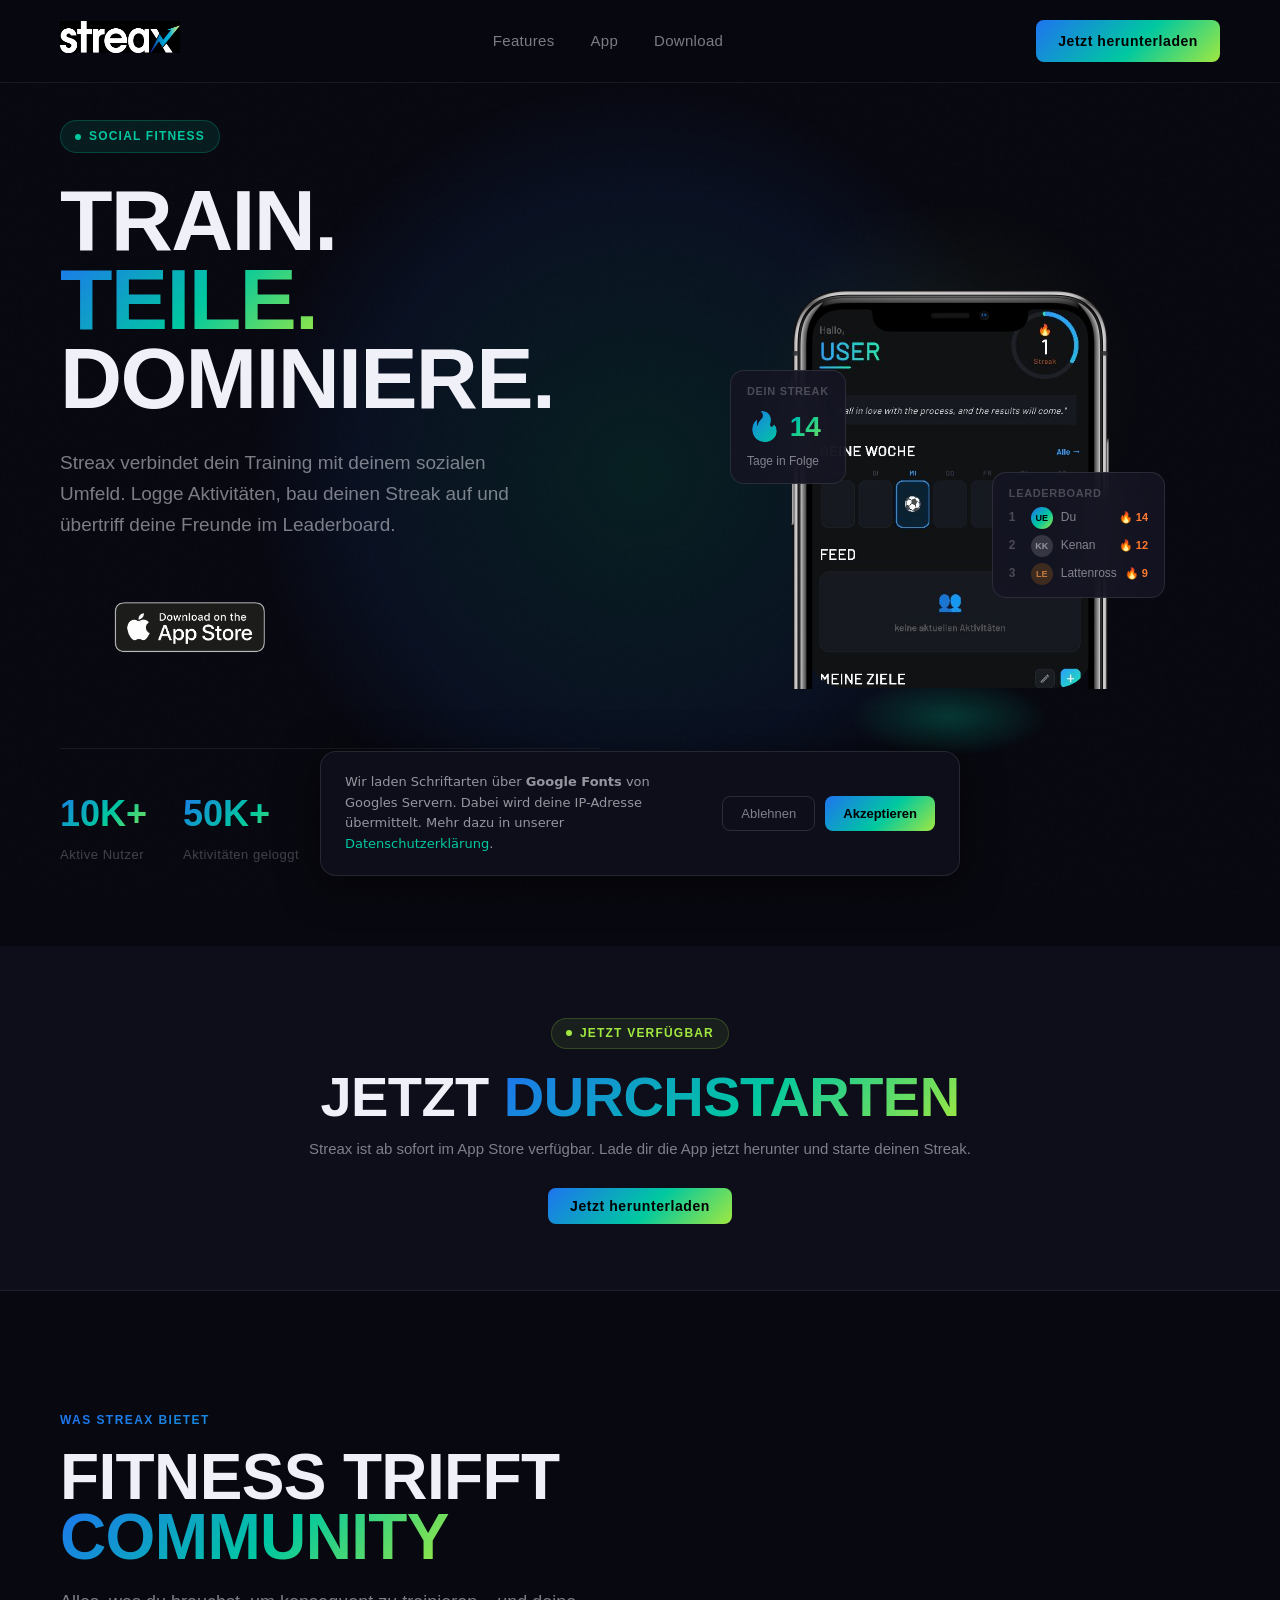
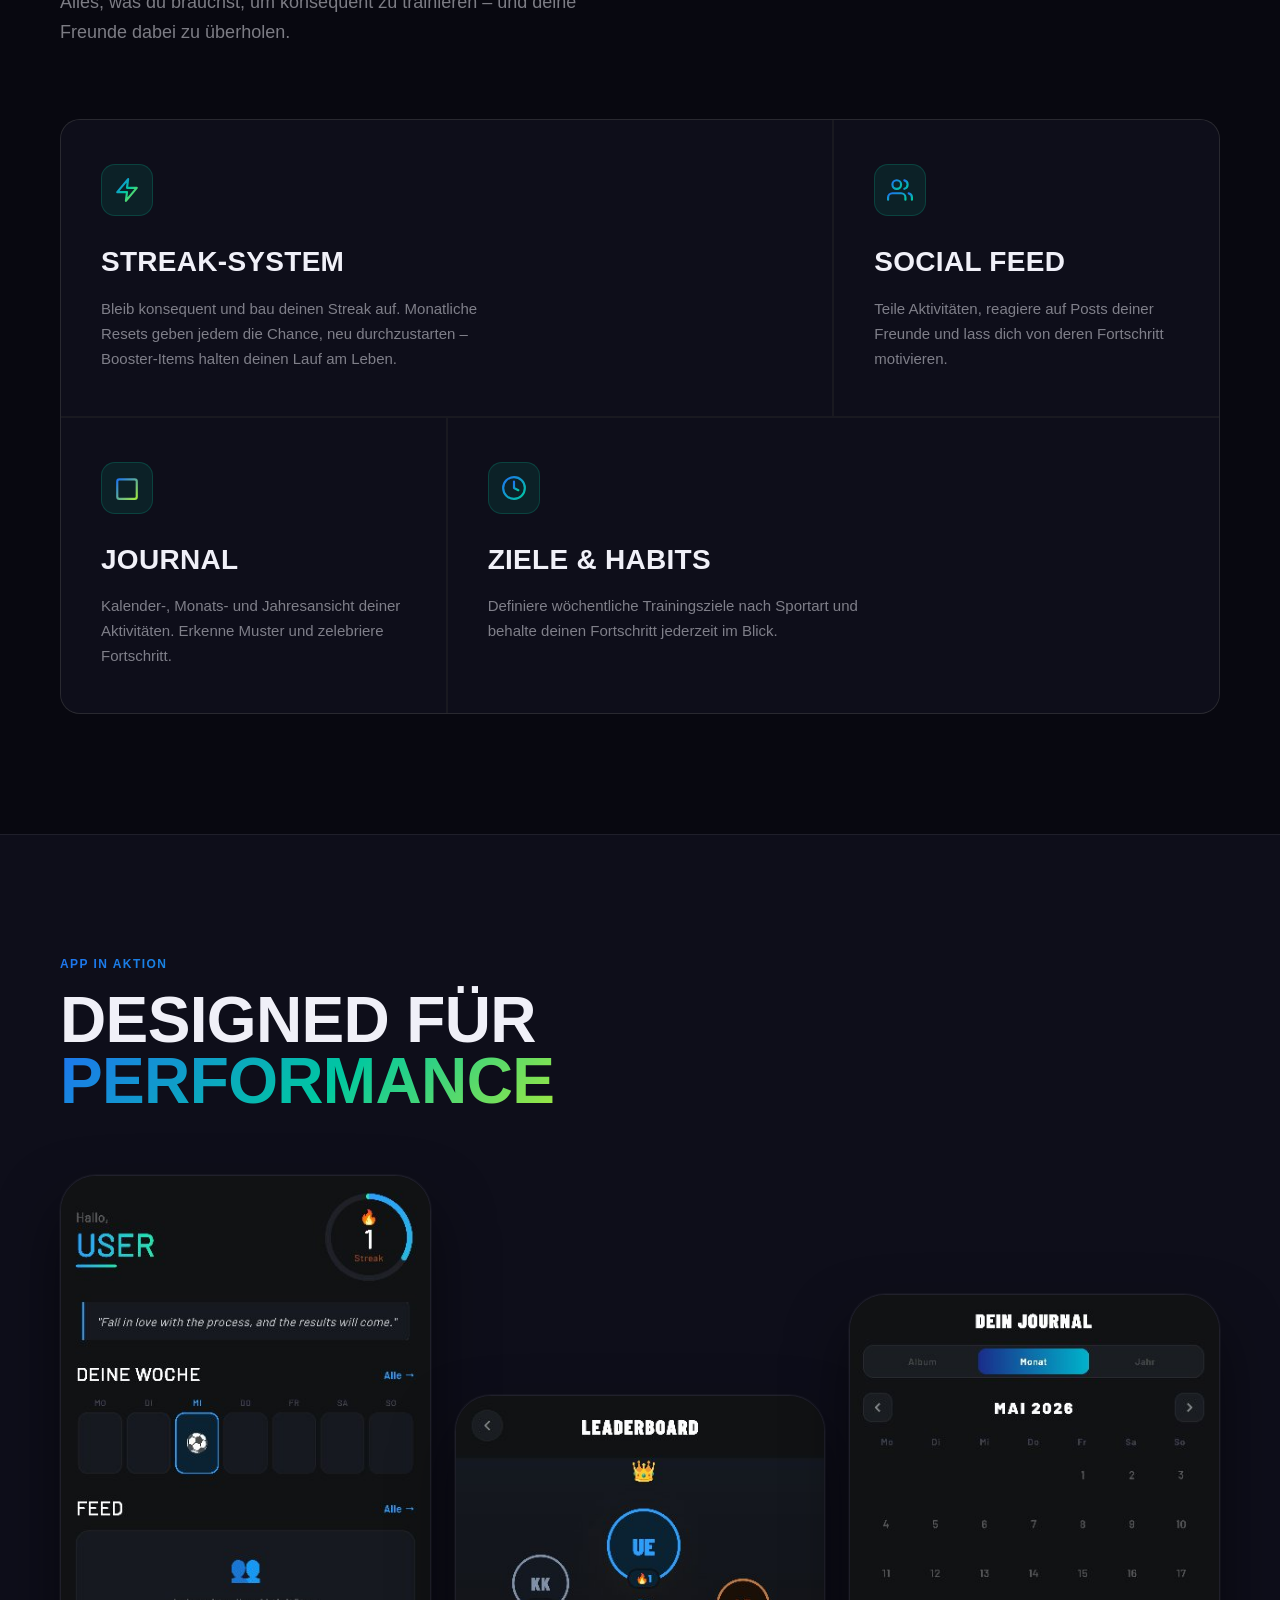
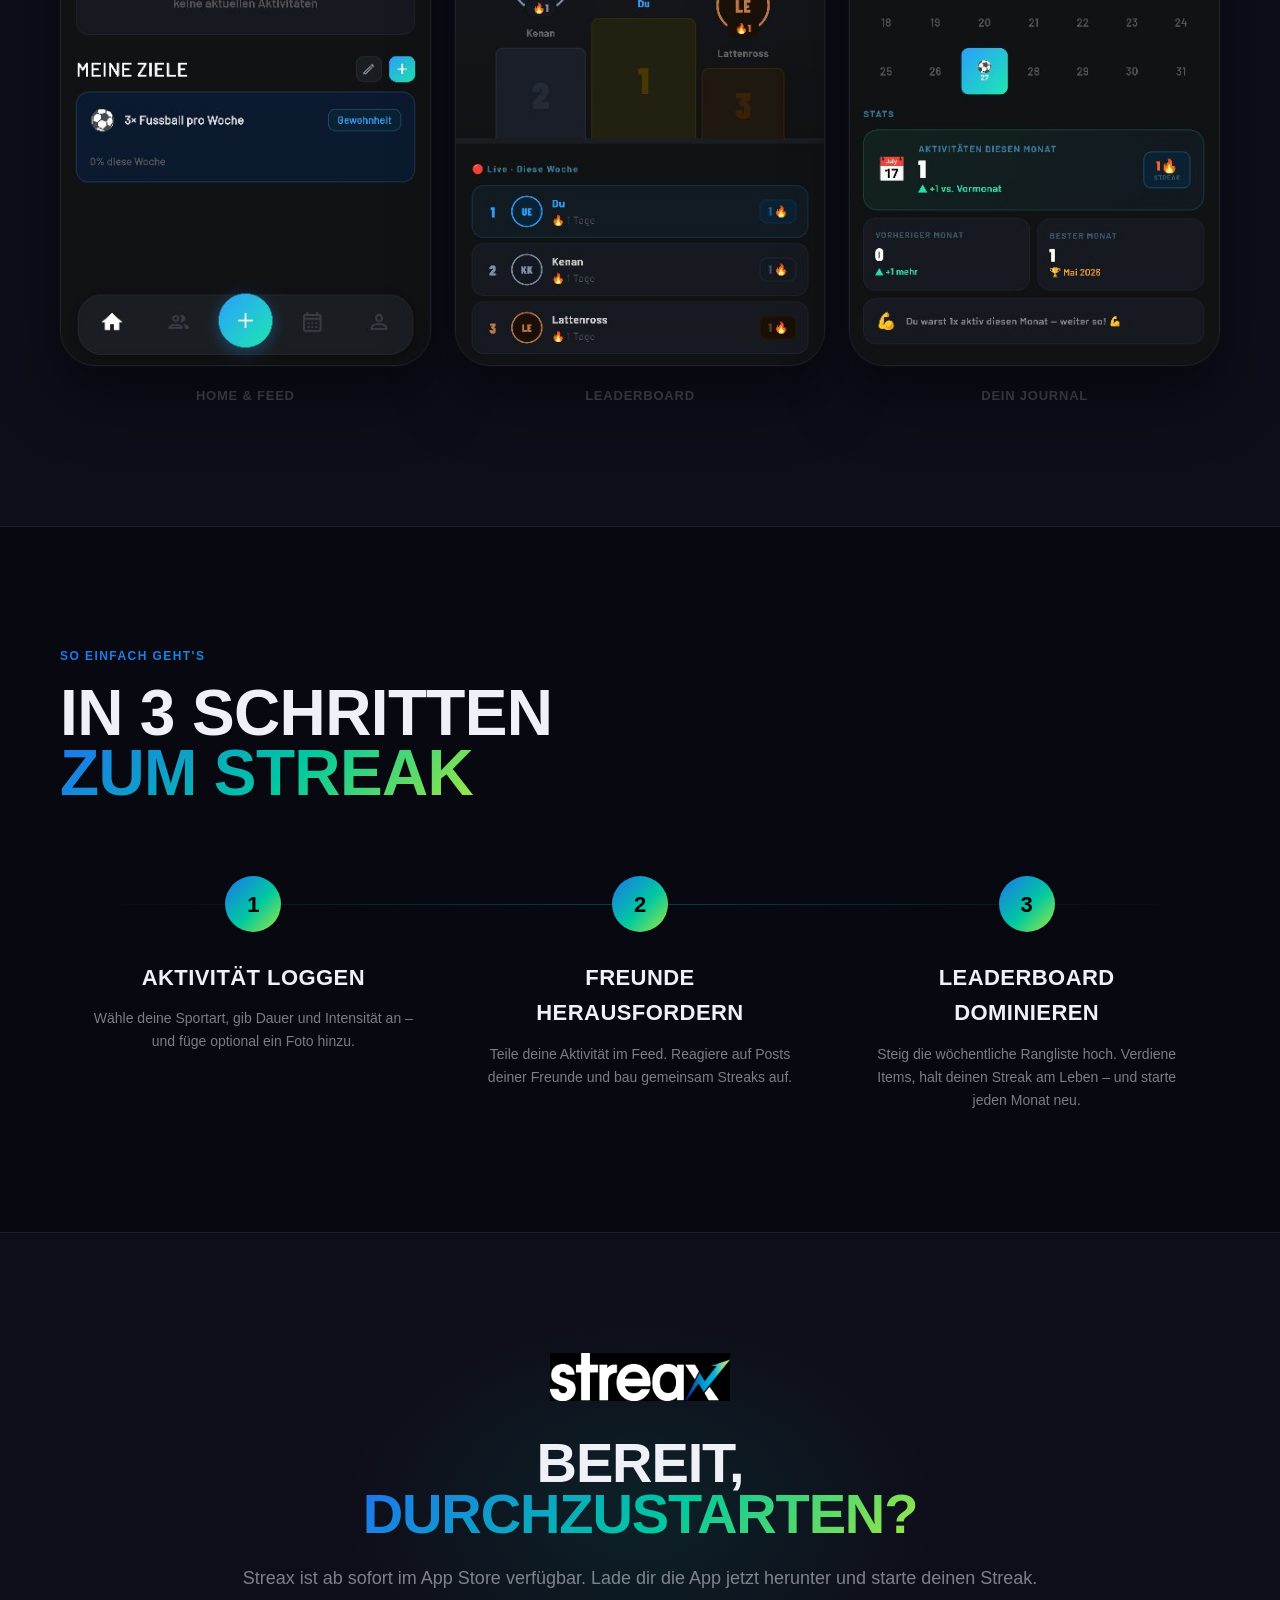
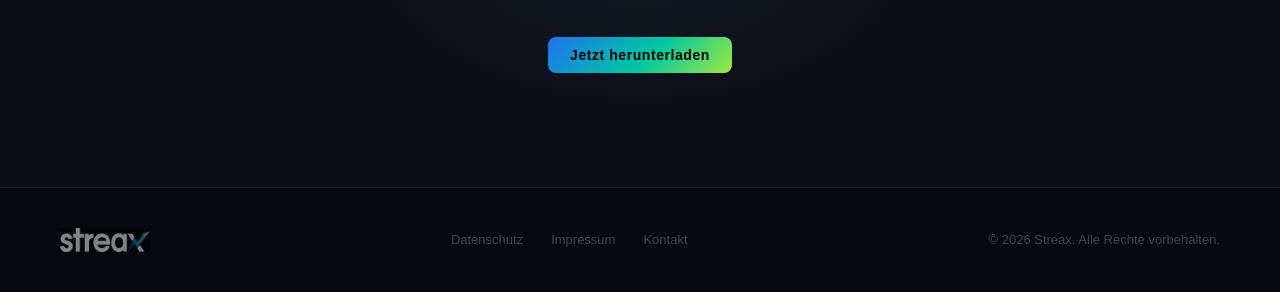
<file: index.html>
<!DOCTYPE html>
<html lang="de">
<head>
<meta charset="UTF-8"/>
<meta name="viewport" content="width=device-width, initial-scale=1.0"/>
<title>Streax – Social Fitness</title>
<link rel="stylesheet" href="styles.css"/>
<script src="cookie.js"></script>
</head>
<body>

<!-- NAV -->
<nav>
  <a class="nav-logo" href="#">
    <img src="streax_logo_final_30x-8.png" alt="Streax"/>
  </a>
  <div class="nav-links">
    <a href="#features">Features</a>
    <a href="#screenshots">App</a>
    <a href="#download">Download</a>
  </div>
  <a href="https://apps.apple.com/de/app/streax/id6774767740" target="_blank" rel="noopener" class="nav-cta">Jetzt herunterladen</a>
</nav>

<!-- HERO -->
<section class="hero">
  <div class="hero-glow"></div>
  <div class="hero-glow2"></div>
  <div class="hero-inner">
    <div class="hero-text reveal">
      <div class="hero-badge">
        <div class="hero-badge-dot"></div>
        Social Fitness
      </div>
      <h1 class="hero-title">
        Train.<br/>
        <span class="grad-text">Teile.</span><br/>
        Dominiere.
      </h1>
      <p class="hero-sub">
        Streax verbindet dein Training mit deinem sozialen Umfeld. Logge Aktivitäten, bau deinen Streak auf und übertriff deine Freunde im Leaderboard.
      </p>
      <a href="https://apps.apple.com/de/app/streax/id6774767740" target="_blank" rel="noopener" class="appstore-badge">
        <img src="download-on-the-app-store-logo-png-23.png" alt="Download on the App Store"/>
      </a>
      <div class="hero-stats">
        <div class="stat-item">
          <div class="stat-num">10K+</div>
          <div class="stat-label">Aktive Nutzer</div>
        </div>
        <div class="stat-item">
          <div class="stat-num">50K+</div>
          <div class="stat-label">Aktivitäten geloggt</div>
        </div>
        <div class="stat-item">
          <div class="stat-num">4.9★</div>
          <div class="stat-label">App Store Rating</div>
        </div>
      </div>
    </div>

    <div class="hero-visual reveal" style="transition-delay:0.2s">
      <div class="phone-wrap">
        <!-- Floating card left -->
        <div class="floating-card card-streak">
          <div class="card-small-label">Dein Streak</div>
          <div class="card-big-value">🔥 14</div>
          <div class="card-meta">Tage in Folge</div>
        </div>
        <!-- Phone -->
        <div class="phone-screen">
          <img src="Screenshot_2026-05-27_203135.png" alt="Streax App Homescreen"/>
        </div>
        <img class="phone-frame" src="Iphone-Frame-PNG-HD.png" alt="iPhone Frame"/>
        <div class="phone-glow"></div>
        <!-- Floating card right -->
        <div class="floating-card card-leaderboard">
          <div class="card-small-label">Leaderboard</div>
          <div class="rank-list">
            <div class="rank-row">
              <span class="rank-num">1</span>
              <div class="rank-avatar">UE</div>
              <span class="rank-name">Du</span>
              <span class="rank-streak">🔥 14</span>
            </div>
            <div class="rank-row">
              <span class="rank-num">2</span>
              <div class="rank-avatar" style="background: rgba(255,255,255,0.15); color: var(--muted);">KK</div>
              <span class="rank-name">Kenan</span>
              <span class="rank-streak">🔥 12</span>
            </div>
            <div class="rank-row">
              <span class="rank-num">3</span>
              <div class="rank-avatar" style="background: rgba(160,100,30,0.3); color: #c07840;">LE</div>
              <span class="rank-name">Lattenross</span>
              <span class="rank-streak">🔥 9</span>
            </div>
          </div>
        </div>
      </div>
    </div>
  </div>
</section>

<!-- NOTIFY -->
<section class="notify-section">
  <div class="notify-inner reveal">
    <div class="notify-badge">
      <div class="notify-badge-dot"></div>
      Jetzt verfügbar
    </div>
    <h2 class="notify-title">Jetzt <span class="grad-text">durchstarten</span></h2>
    <p class="notify-sub">Streax ist ab sofort im App Store verfügbar. Lade dir die App jetzt herunter und starte deinen Streak.</p>
    <a href="https://apps.apple.com/de/app/streax/id6774767740" target="_blank" rel="noopener" class="nav-cta">Jetzt herunterladen</a>
  </div>
</section>

<!-- FEATURES -->
<section class="section features-section" id="features">
  <div class="features-header reveal">
    <div class="section-label">Was Streax bietet</div>
    <h2 class="section-title">Fitness trifft<br/><span style="background:var(--grad);-webkit-background-clip:text;-webkit-text-fill-color:transparent;background-clip:text;">Community</span></h2>
    <p class="section-sub">Alles, was du brauchst, um konsequent zu trainieren – und deine Freunde dabei zu überholen.</p>
  </div>
  <div class="features-grid">
    <div class="feature-card featured reveal">
      <div class="feature-card-glow glow-teal"></div>
      <div class="feature-icon">
        <svg viewBox="0 0 24 24" fill="none" stroke="url(#grad1)" stroke-width="2" stroke-linecap="round" stroke-linejoin="round">
          <defs><linearGradient id="grad1" x1="0%" y1="0%" x2="100%" y2="100%"><stop offset="0%" stop-color="#1e74f0"/><stop offset="50%" stop-color="#00c8a0"/><stop offset="100%" stop-color="#a0e840"/></linearGradient></defs>
          <path d="M13 2L3 14h9l-1 8 10-12h-9l1-8z"/>
        </svg>
      </div>
      <h3 class="feature-title">Streak-System</h3>
      <p class="feature-desc">Bleib konsequent und bau deinen Streak auf. Monatliche Resets geben jedem die Chance, neu durchzustarten – Booster-Items halten deinen Lauf am Leben.</p>
    </div>
    <div class="feature-card reveal" style="transition-delay:0.1s">
      <div class="feature-card-glow glow-blue"></div>
      <div class="feature-icon">
        <svg viewBox="0 0 24 24" fill="none" stroke="url(#grad2)" stroke-width="2" stroke-linecap="round" stroke-linejoin="round">
          <defs><linearGradient id="grad2" x1="0%" y1="0%" x2="100%" y2="100%"><stop offset="0%" stop-color="#1e74f0"/><stop offset="100%" stop-color="#00c8a0"/></linearGradient></defs>
          <path d="M17 21v-2a4 4 0 0 0-4-4H5a4 4 0 0 0-4 4v2"/><circle cx="9" cy="7" r="4"/><path d="M23 21v-2a4 4 0 0 0-3-3.87"/><path d="M16 3.13a4 4 0 0 1 0 7.75"/>
        </svg>
      </div>
      <h3 class="feature-title">Social Feed</h3>
      <p class="feature-desc">Teile Aktivitäten, reagiere auf Posts deiner Freunde und lass dich von deren Fortschritt motivieren.</p>
    </div>
    <div class="feature-card reveal" style="transition-delay:0.2s">
      <div class="feature-card-glow glow-teal"></div>
      <div class="feature-icon">
        <svg viewBox="0 0 24 24" fill="none" stroke="url(#grad4)" stroke-width="2" stroke-linecap="round" stroke-linejoin="round">
          <defs><linearGradient id="grad4" x1="0%" y1="0%" x2="100%" y2="100%"><stop offset="0%" stop-color="#1e74f0"/><stop offset="100%" stop-color="#a0e840"/></linearGradient></defs>
          <rect x="3" y="4" width="18" height="18" rx="2" ry="2"/><line x1="16" y1="2" x2="16" y2="6"/><line x1="8" y1="2" x2="8" y2="6"/><line x1="3" y1="10" x2="21" y2="10"/>
        </svg>
      </div>
      <h3 class="feature-title">Journal</h3>
      <p class="feature-desc">Kalender-, Monats- und Jahresansicht deiner Aktivitäten. Erkenne Muster und zelebriere Fortschritt.</p>
    </div>
    <div class="feature-card featured reveal" style="transition-delay:0.25s">
      <div class="feature-card-glow glow-blue"></div>
      <div class="feature-icon">
        <svg viewBox="0 0 24 24" fill="none" stroke="url(#grad5)" stroke-width="2" stroke-linecap="round" stroke-linejoin="round">
          <defs><linearGradient id="grad5" x1="0%" y1="0%" x2="100%" y2="100%"><stop offset="0%" stop-color="#1e74f0"/><stop offset="100%" stop-color="#00c8a0"/></linearGradient></defs>
          <circle cx="12" cy="12" r="10"/><polyline points="12 6 12 12 16 14"/>
        </svg>
      </div>
      <h3 class="feature-title">Ziele & Habits</h3>
      <p class="feature-desc">Definiere wöchentliche Trainingsziele nach Sportart und behalte deinen Fortschritt jederzeit im Blick.</p>
    </div>
  </div>
</section>

<!-- SCREENSHOTS -->
<section class="section screenshots-section" id="screenshots">
  <div class="screens-inner">
    <div class="screens-header reveal">
      <div class="section-label">App in Aktion</div>
      <h2 class="section-title">Designed für<br/><span style="background:var(--grad);-webkit-background-clip:text;-webkit-text-fill-color:transparent;background-clip:text;">Performance</span></h2>
    </div>
    <div class="screens-row">
      <div class="screen-item reveal">
        <div class="screen-phone">
          <img src="Screenshot_2026-05-27_203135.png" alt="Home Feed"/>
        </div>
        <div class="screen-caption">Home & Feed</div>
      </div>
      <div class="screen-item center reveal" style="transition-delay:0.15s">
        <div class="screen-badge">Live</div>
        <div class="screen-phone">
          <img src="Screenshot_2026-05-27_204234.png" alt="Leaderboard"/>
        </div>
        <div class="screen-caption">Leaderboard</div>
      </div>
      <div class="screen-item reveal" style="transition-delay:0.3s">
        <div class="screen-phone">
          <img src="Screenshot_2026-05-27_203156.png" alt="Journal"/>
        </div>
        <div class="screen-caption">Dein Journal</div>
      </div>
    </div>
  </div>
</section>

<!-- HOW IT WORKS -->
<section class="section how-section">
  <div class="how-inner">
    <div class="how-header reveal">
      <div class="section-label">So einfach geht's</div>
      <h2 class="section-title">In 3 Schritten<br/><span style="background:var(--grad);-webkit-background-clip:text;-webkit-text-fill-color:transparent;background-clip:text;">zum Streak</span></h2>
    </div>
    <div class="steps">
      <div class="step reveal">
        <div class="step-num">1</div>
        <h3 class="step-title">Aktivität loggen</h3>
        <p class="step-desc">Wähle deine Sportart, gib Dauer und Intensität an – und füge optional ein Foto hinzu.</p>
      </div>
      <div class="step reveal" style="transition-delay:0.15s">
        <div class="step-num">2</div>
        <h3 class="step-title">Freunde herausfordern</h3>
        <p class="step-desc">Teile deine Aktivität im Feed. Reagiere auf Posts deiner Freunde und bau gemeinsam Streaks auf.</p>
      </div>
      <div class="step reveal" style="transition-delay:0.3s">
        <div class="step-num">3</div>
        <h3 class="step-title">Leaderboard dominieren</h3>
        <p class="step-desc">Steig die wöchentliche Rangliste hoch. Verdiene Items, halt deinen Streak am Leben – und starte jeden Monat neu.</p>
      </div>
    </div>
  </div>
</section>

<!-- CTA / DOWNLOAD -->
<section class="cta-section" id="download">
  <div class="cta-glow"></div>
  <div class="cta-inner reveal">
    <img class="cta-logo" src="streax_logo_final_30x-8.png" alt="Streax Logo"/>
    <h2 class="cta-title">Bereit,<br/><span style="background:var(--grad);-webkit-background-clip:text;-webkit-text-fill-color:transparent;background-clip:text;">durchzustarten?</span></h2>
    <p class="cta-sub">Streax ist ab sofort im App Store verfügbar. Lade dir die App jetzt herunter und starte deinen Streak.</p>
    <a href="https://apps.apple.com/de/app/streax/id6774767740" target="_blank" rel="noopener" class="nav-cta">Jetzt herunterladen</a>
  </div>
</section>

<!-- FOOTER -->
<footer>
  <img src="streax_logo_final_30x-8.png" alt="Streax"/>
  <div class="footer-links">
    <a href="datenschutz.html">Datenschutz</a>
    <a href="impressum.html">Impressum</a>
    <a href="kontakt.html">Kontakt</a>
  </div>
  <div class="footer-copy">© 2026 Streax. Alle Rechte vorbehalten.</div>
</footer>

<script>
  async function handleNotify(e) {
    e.preventDefault();
    const form = e.target;
    const btn = form.querySelector('button');
    btn.disabled = true;
    btn.textContent = '...';
    try {
      const res = await fetch('https://formspree.io/f/maqzweby', {
        method: 'POST',
        headers: { 'Accept': 'application/json' },
        body: new FormData(form)
      });
      if (res.ok) {
        form.style.display = 'none';
        form.nextElementSibling.classList.add('show');
      } else {
        btn.disabled = false;
        btn.textContent = 'Eintragen';
        alert('Etwas ist schiefgelaufen. Bitte versuch es nochmal.');
      }
    } catch {
      btn.disabled = false;
      btn.textContent = 'Eintragen';
      alert('Etwas ist schiefgelaufen. Bitte versuch es nochmal.');
    }
  }

  const observer = new IntersectionObserver((entries) => {
    entries.forEach(e => {
      if (e.isIntersecting) {
        e.target.classList.add('visible');
      }
    });
  }, { threshold: 0.1, rootMargin: '0px 0px -40px 0px' });

  document.querySelectorAll('.reveal').forEach(el => observer.observe(el));
</script>
</body>
</html>
</file>
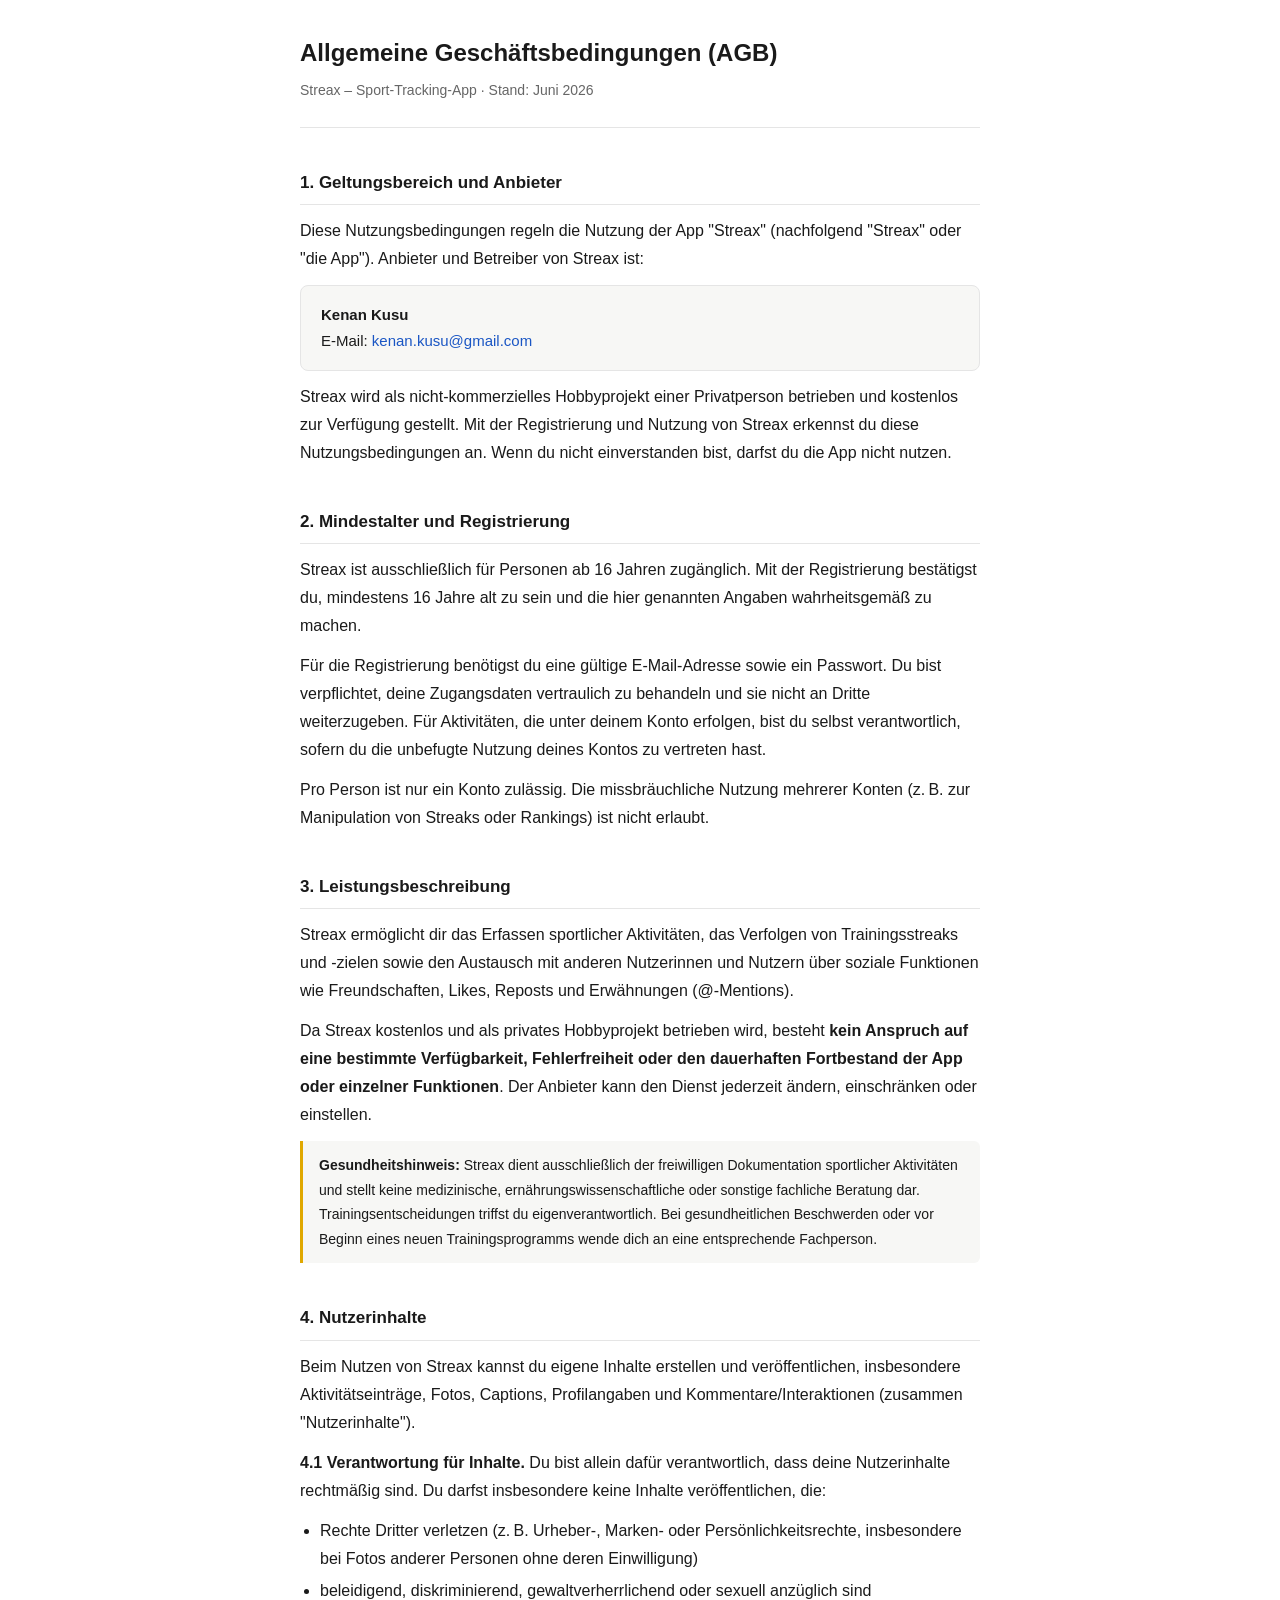
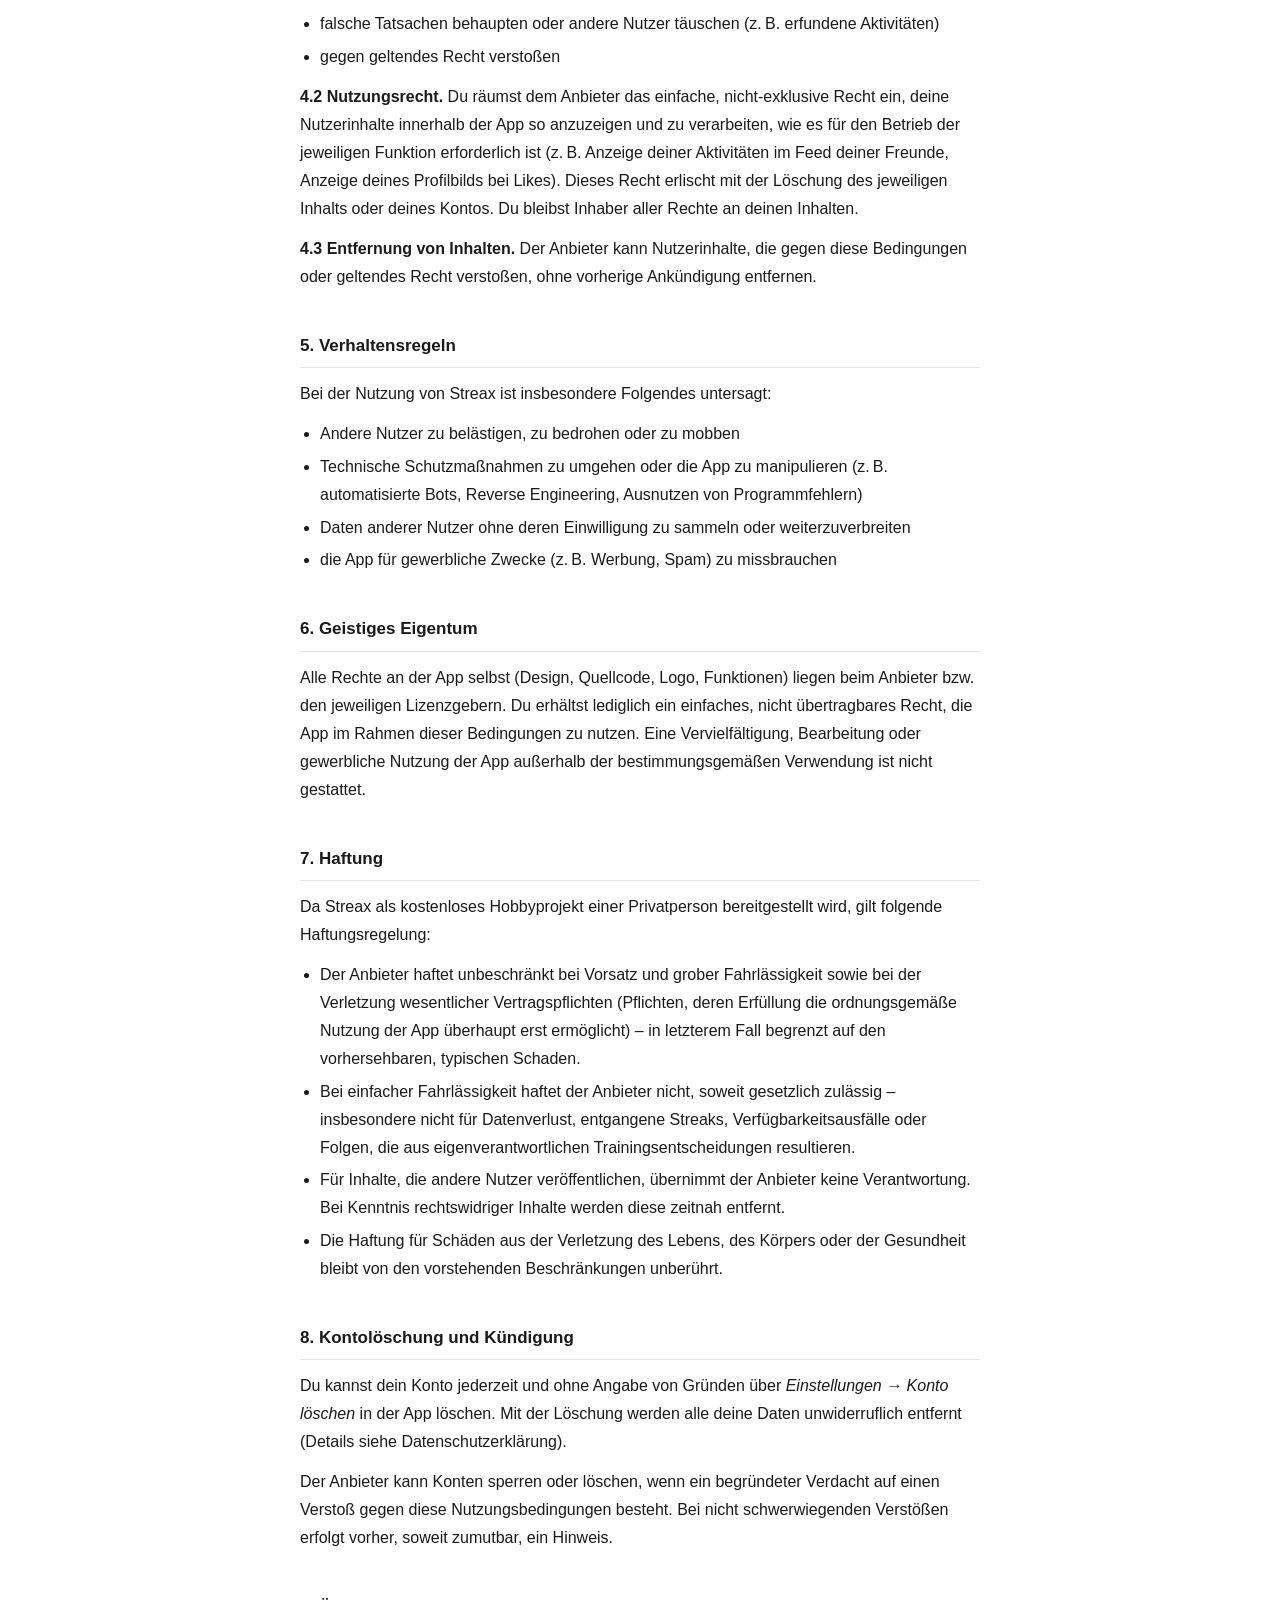
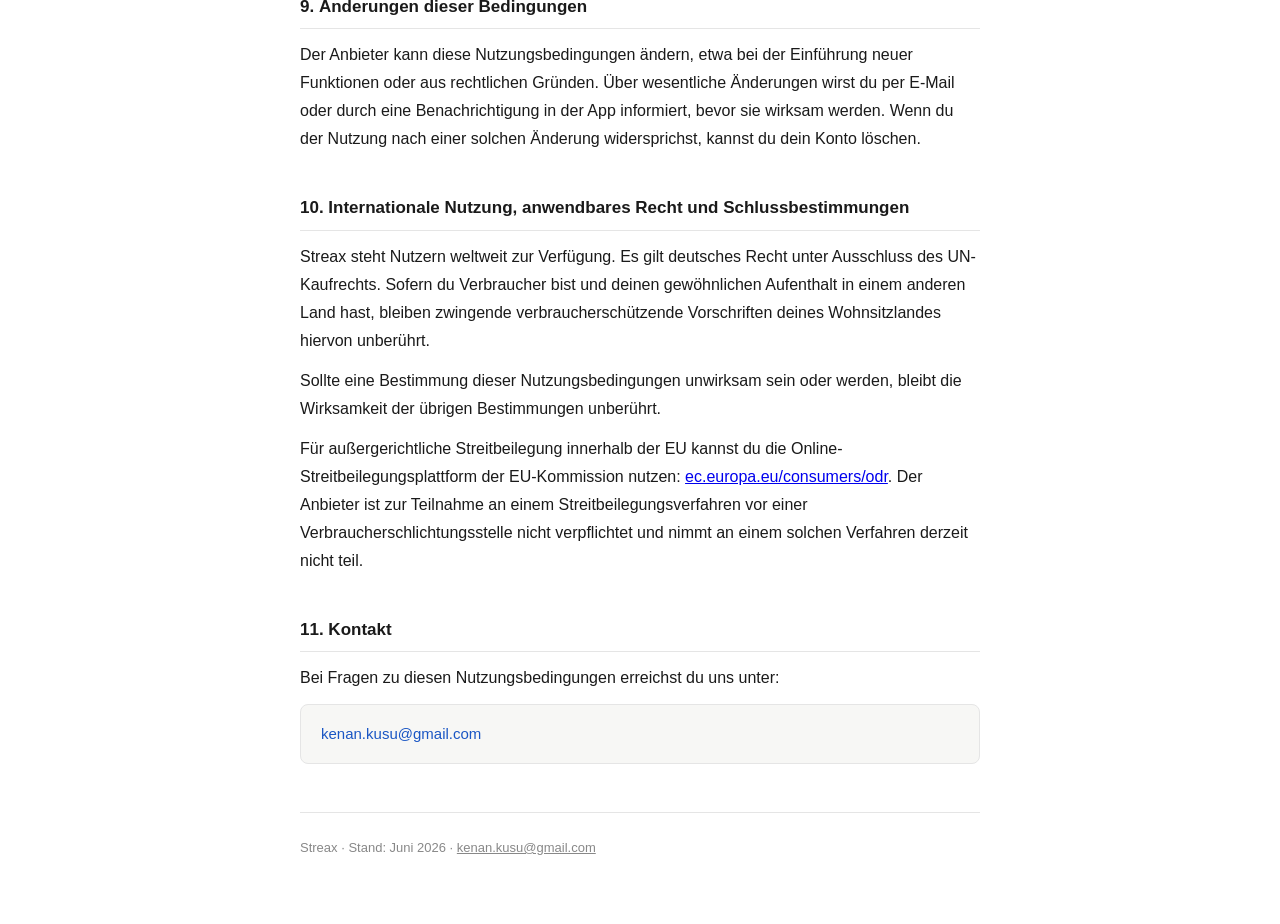
<file: app-agb.html>
<!DOCTYPE html>
<html lang="de">
<head>
  <meta charset="UTF-8">
  <meta name="viewport" content="width=device-width, initial-scale=1.0">
  <title>Allgemeine Geschäftsbedingungen – Streax</title>
  <style>
    *, *::before, *::after { box-sizing: border-box; margin: 0; padding: 0; }

    body {
      font-family: -apple-system, BlinkMacSystemFont, "Segoe UI", Roboto, Helvetica, Arial, sans-serif;
      font-size: 16px;
      line-height: 1.75;
      color: #1a1a1a;
      background: #fff;
      padding: 2rem 1rem 4rem;
    }

    main {
      max-width: 680px;
      margin: 0 auto;
    }

    header {
      border-bottom: 1px solid #e5e5e5;
      padding-bottom: 1.5rem;
      margin-bottom: 2.5rem;
    }

    header h1 {
      font-size: 24px;
      font-weight: 600;
      margin-bottom: 0.25rem;
    }

    header p {
      color: #666;
      font-size: 14px;
    }

    h2 {
      font-size: 17px;
      font-weight: 600;
      margin: 2.5rem 0 0.75rem;
      padding-bottom: 0.4rem;
      border-bottom: 1px solid #e5e5e5;
    }

    p { margin-bottom: 0.75rem; }
    p:last-child { margin-bottom: 0; }

    ul, ol {
      margin: 0.5rem 0 0.75rem 1.25rem;
    }

    ul li, ol li { margin-bottom: 0.3rem; }

    .note {
      background: #f7f7f5;
      border-left: 3px solid #e0a800;
      border-radius: 0 6px 6px 0;
      padding: 0.75rem 1rem;
      margin: 0.75rem 0;
      font-size: 14px;
    }

    .badge {
      display: inline-block;
      font-size: 11px;
      font-weight: 500;
      padding: 2px 8px;
      border-radius: 999px;
      background: #e8f0fe;
      color: #1a56c4;
      vertical-align: middle;
      margin-left: 6px;
    }

    .contact-box {
      background: #f7f7f5;
      border: 1px solid #e5e5e5;
      border-radius: 8px;
      padding: 1rem 1.25rem;
      margin: 0.75rem 0;
      font-size: 15px;
    }

    .contact-box a { color: #1a56c4; text-decoration: none; }
    .contact-box a:hover { text-decoration: underline; }

    footer {
      margin-top: 3rem;
      padding-top: 1.5rem;
      border-top: 1px solid #e5e5e5;
      font-size: 13px;
      color: #888;
    }

    @media (prefers-color-scheme: dark) {
      body { background: #111; color: #e8e8e8; }
      header, h2, footer { border-color: #2a2a2a; }
      .note { background: #1e1c14; border-left-color: #c98a00; }
      .contact-box { background: #1a1a1a; border-color: #2a2a2a; }
      .badge { background: #1a2d5a; color: #7aabff; }
      header p { color: #999; }
      .contact-box a { color: #7aabff; }
    }

    @media (max-width: 480px) {
      body { font-size: 15px; padding: 1.25rem 1rem 3rem; }
      header h1 { font-size: 20px; }
    }
  </style>
</head>
<body>
<main>

  <header>
    <h1>Allgemeine Geschäftsbedingungen (AGB)</h1>
    <p>Streax &ndash; Sport-Tracking-App &middot; Stand: Juni 2026</p>
  </header>

  <h2>1. Geltungsbereich und Anbieter</h2>
  <p>Diese Nutzungsbedingungen regeln die Nutzung der App "Streax" (nachfolgend "Streax" oder "die App"). Anbieter und Betreiber von Streax ist:</p>
  <div class="contact-box">
    <strong>Kenan Kusu</strong><br>
    E-Mail: <a href="mailto:kenan.kusu@gmail.com">kenan.kusu@gmail.com</a>
  </div>
  <p>Streax wird als nicht-kommerzielles Hobbyprojekt einer Privatperson betrieben und kostenlos zur Verfügung gestellt. Mit der Registrierung und Nutzung von Streax erkennst du diese Nutzungsbedingungen an. Wenn du nicht einverstanden bist, darfst du die App nicht nutzen.</p>

  <h2>2. Mindestalter und Registrierung</h2>
  <p>Streax ist ausschließlich für Personen ab 16 Jahren zugänglich. Mit der Registrierung bestätigst du, mindestens 16 Jahre alt zu sein und die hier genannten Angaben wahrheitsgemäß zu machen.</p>
  <p>Für die Registrierung benötigst du eine gültige E-Mail-Adresse sowie ein Passwort. Du bist verpflichtet, deine Zugangsdaten vertraulich zu behandeln und sie nicht an Dritte weiterzugeben. Für Aktivitäten, die unter deinem Konto erfolgen, bist du selbst verantwortlich, sofern du die unbefugte Nutzung deines Kontos zu vertreten hast.</p>
  <p>Pro Person ist nur ein Konto zulässig. Die missbräuchliche Nutzung mehrerer Konten (z.&thinsp;B. zur Manipulation von Streaks oder Rankings) ist nicht erlaubt.</p>

  <h2>3. Leistungsbeschreibung</h2>
  <p>Streax ermöglicht dir das Erfassen sportlicher Aktivitäten, das Verfolgen von Trainingsstreaks und -zielen sowie den Austausch mit anderen Nutzerinnen und Nutzern über soziale Funktionen wie Freundschaften, Likes, Reposts und Erwähnungen (@-Mentions).</p>
  <p>Da Streax kostenlos und als privates Hobbyprojekt betrieben wird, besteht <strong>kein Anspruch auf eine bestimmte Verfügbarkeit, Fehlerfreiheit oder den dauerhaften Fortbestand der App oder einzelner Funktionen</strong>. Der Anbieter kann den Dienst jederzeit ändern, einschränken oder einstellen.</p>

  <div class="note">
    <strong>Gesundheitshinweis:</strong> Streax dient ausschließlich der freiwilligen Dokumentation sportlicher Aktivitäten und stellt keine medizinische, ernährungswissenschaftliche oder sonstige fachliche Beratung dar. Trainingsentscheidungen triffst du eigenverantwortlich. Bei gesundheitlichen Beschwerden oder vor Beginn eines neuen Trainingsprogramms wende dich an eine entsprechende Fachperson.
  </div>

  <h2>4. Nutzerinhalte</h2>
  <p>Beim Nutzen von Streax kannst du eigene Inhalte erstellen und veröffentlichen, insbesondere Aktivitätseinträge, Fotos, Captions, Profilangaben und Kommentare/Interaktionen (zusammen "Nutzerinhalte").</p>
  <p><strong>4.1 Verantwortung für Inhalte.</strong> Du bist allein dafür verantwortlich, dass deine Nutzerinhalte rechtmäßig sind. Du darfst insbesondere keine Inhalte veröffentlichen, die:</p>
  <ul>
    <li>Rechte Dritter verletzen (z.&thinsp;B. Urheber-, Marken- oder Persönlichkeitsrechte, insbesondere bei Fotos anderer Personen ohne deren Einwilligung)</li>
    <li>beleidigend, diskriminierend, gewaltverherrlichend oder sexuell anzüglich sind</li>
    <li>falsche Tatsachen behaupten oder andere Nutzer täuschen (z.&thinsp;B. erfundene Aktivitäten)</li>
    <li>gegen geltendes Recht verstoßen</li>
  </ul>
  <p><strong>4.2 Nutzungsrecht.</strong> Du räumst dem Anbieter das einfache, nicht-exklusive Recht ein, deine Nutzerinhalte innerhalb der App so anzuzeigen und zu verarbeiten, wie es für den Betrieb der jeweiligen Funktion erforderlich ist (z.&thinsp;B. Anzeige deiner Aktivitäten im Feed deiner Freunde, Anzeige deines Profilbilds bei Likes). Dieses Recht erlischt mit der Löschung des jeweiligen Inhalts oder deines Kontos. Du bleibst Inhaber aller Rechte an deinen Inhalten.</p>
  <p><strong>4.3 Entfernung von Inhalten.</strong> Der Anbieter kann Nutzerinhalte, die gegen diese Bedingungen oder geltendes Recht verstoßen, ohne vorherige Ankündigung entfernen.</p>

  <h2>5. Verhaltensregeln</h2>
  <p>Bei der Nutzung von Streax ist insbesondere Folgendes untersagt:</p>
  <ul>
    <li>Andere Nutzer zu belästigen, zu bedrohen oder zu mobben</li>
    <li>Technische Schutzmaßnahmen zu umgehen oder die App zu manipulieren (z.&thinsp;B. automatisierte Bots, Reverse Engineering, Ausnutzen von Programmfehlern)</li>
    <li>Daten anderer Nutzer ohne deren Einwilligung zu sammeln oder weiterzuverbreiten</li>
    <li>die App für gewerbliche Zwecke (z.&thinsp;B. Werbung, Spam) zu missbrauchen</li>
  </ul>

  <h2>6. Geistiges Eigentum</h2>
  <p>Alle Rechte an der App selbst (Design, Quellcode, Logo, Funktionen) liegen beim Anbieter bzw. den jeweiligen Lizenzgebern. Du erhältst lediglich ein einfaches, nicht übertragbares Recht, die App im Rahmen dieser Bedingungen zu nutzen. Eine Vervielfältigung, Bearbeitung oder gewerbliche Nutzung der App außerhalb der bestimmungsgemäßen Verwendung ist nicht gestattet.</p>

  <h2>7. Haftung</h2>
  <p>Da Streax als kostenloses Hobbyprojekt einer Privatperson bereitgestellt wird, gilt folgende Haftungsregelung:</p>
  <ul>
    <li>Der Anbieter haftet unbeschränkt bei Vorsatz und grober Fahrlässigkeit sowie bei der Verletzung wesentlicher Vertragspflichten (Pflichten, deren Erfüllung die ordnungsgemäße Nutzung der App überhaupt erst ermöglicht) – in letzterem Fall begrenzt auf den vorhersehbaren, typischen Schaden.</li>
    <li>Bei einfacher Fahrlässigkeit haftet der Anbieter nicht, soweit gesetzlich zulässig – insbesondere nicht für Datenverlust, entgangene Streaks, Verfügbarkeitsausfälle oder Folgen, die aus eigenverantwortlichen Trainingsentscheidungen resultieren.</li>
    <li>Für Inhalte, die andere Nutzer veröffentlichen, übernimmt der Anbieter keine Verantwortung. Bei Kenntnis rechtswidriger Inhalte werden diese zeitnah entfernt.</li>
    <li>Die Haftung für Schäden aus der Verletzung des Lebens, des Körpers oder der Gesundheit bleibt von den vorstehenden Beschränkungen unberührt.</li>
  </ul>

  <h2>8. Kontolöschung und Kündigung</h2>
  <p>Du kannst dein Konto jederzeit und ohne Angabe von Gründen über <em>Einstellungen → Konto löschen</em> in der App löschen. Mit der Löschung werden alle deine Daten unwiderruflich entfernt (Details siehe Datenschutzerklärung).</p>
  <p>Der Anbieter kann Konten sperren oder löschen, wenn ein begründeter Verdacht auf einen Verstoß gegen diese Nutzungsbedingungen besteht. Bei nicht schwerwiegenden Verstößen erfolgt vorher, soweit zumutbar, ein Hinweis.</p>

  <h2>9. Änderungen dieser Bedingungen</h2>
  <p>Der Anbieter kann diese Nutzungsbedingungen ändern, etwa bei der Einführung neuer Funktionen oder aus rechtlichen Gründen. Über wesentliche Änderungen wirst du per E-Mail oder durch eine Benachrichtigung in der App informiert, bevor sie wirksam werden. Wenn du der Nutzung nach einer solchen Änderung widersprichst, kannst du dein Konto löschen.</p>

  <h2>10. Internationale Nutzung, anwendbares Recht und Schlussbestimmungen</h2>
  <p>Streax steht Nutzern weltweit zur Verfügung. Es gilt deutsches Recht unter Ausschluss des UN-Kaufrechts. Sofern du Verbraucher bist und deinen gewöhnlichen Aufenthalt in einem anderen Land hast, bleiben zwingende verbraucherschützende Vorschriften deines Wohnsitzlandes hiervon unberührt.</p>
  <p>Sollte eine Bestimmung dieser Nutzungsbedingungen unwirksam sein oder werden, bleibt die Wirksamkeit der übrigen Bestimmungen unberührt.</p>
  <p>Für außergerichtliche Streitbeilegung innerhalb der EU kannst du die Online-Streitbeilegungsplattform der EU-Kommission nutzen: <a href="https://ec.europa.eu/consumers/odr" target="_blank" rel="noopener">ec.europa.eu/consumers/odr</a>. Der Anbieter ist zur Teilnahme an einem Streitbeilegungsverfahren vor einer Verbraucherschlichtungsstelle nicht verpflichtet und nimmt an einem solchen Verfahren derzeit nicht teil.</p>

  <h2>11. Kontakt</h2>
  <p>Bei Fragen zu diesen Nutzungsbedingungen erreichst du uns unter:</p>
  <div class="contact-box">
    <a href="mailto:kenan.kusu@gmail.com">kenan.kusu@gmail.com</a>
  </div>

  <footer>
    <p>Streax &middot; Stand: Juni 2026 &middot; <a href="mailto:kenan.kusu@gmail.com" style="color:#888;">kenan.kusu@gmail.com</a></p>
  </footer>

</main>
</body>
</html>
</file>
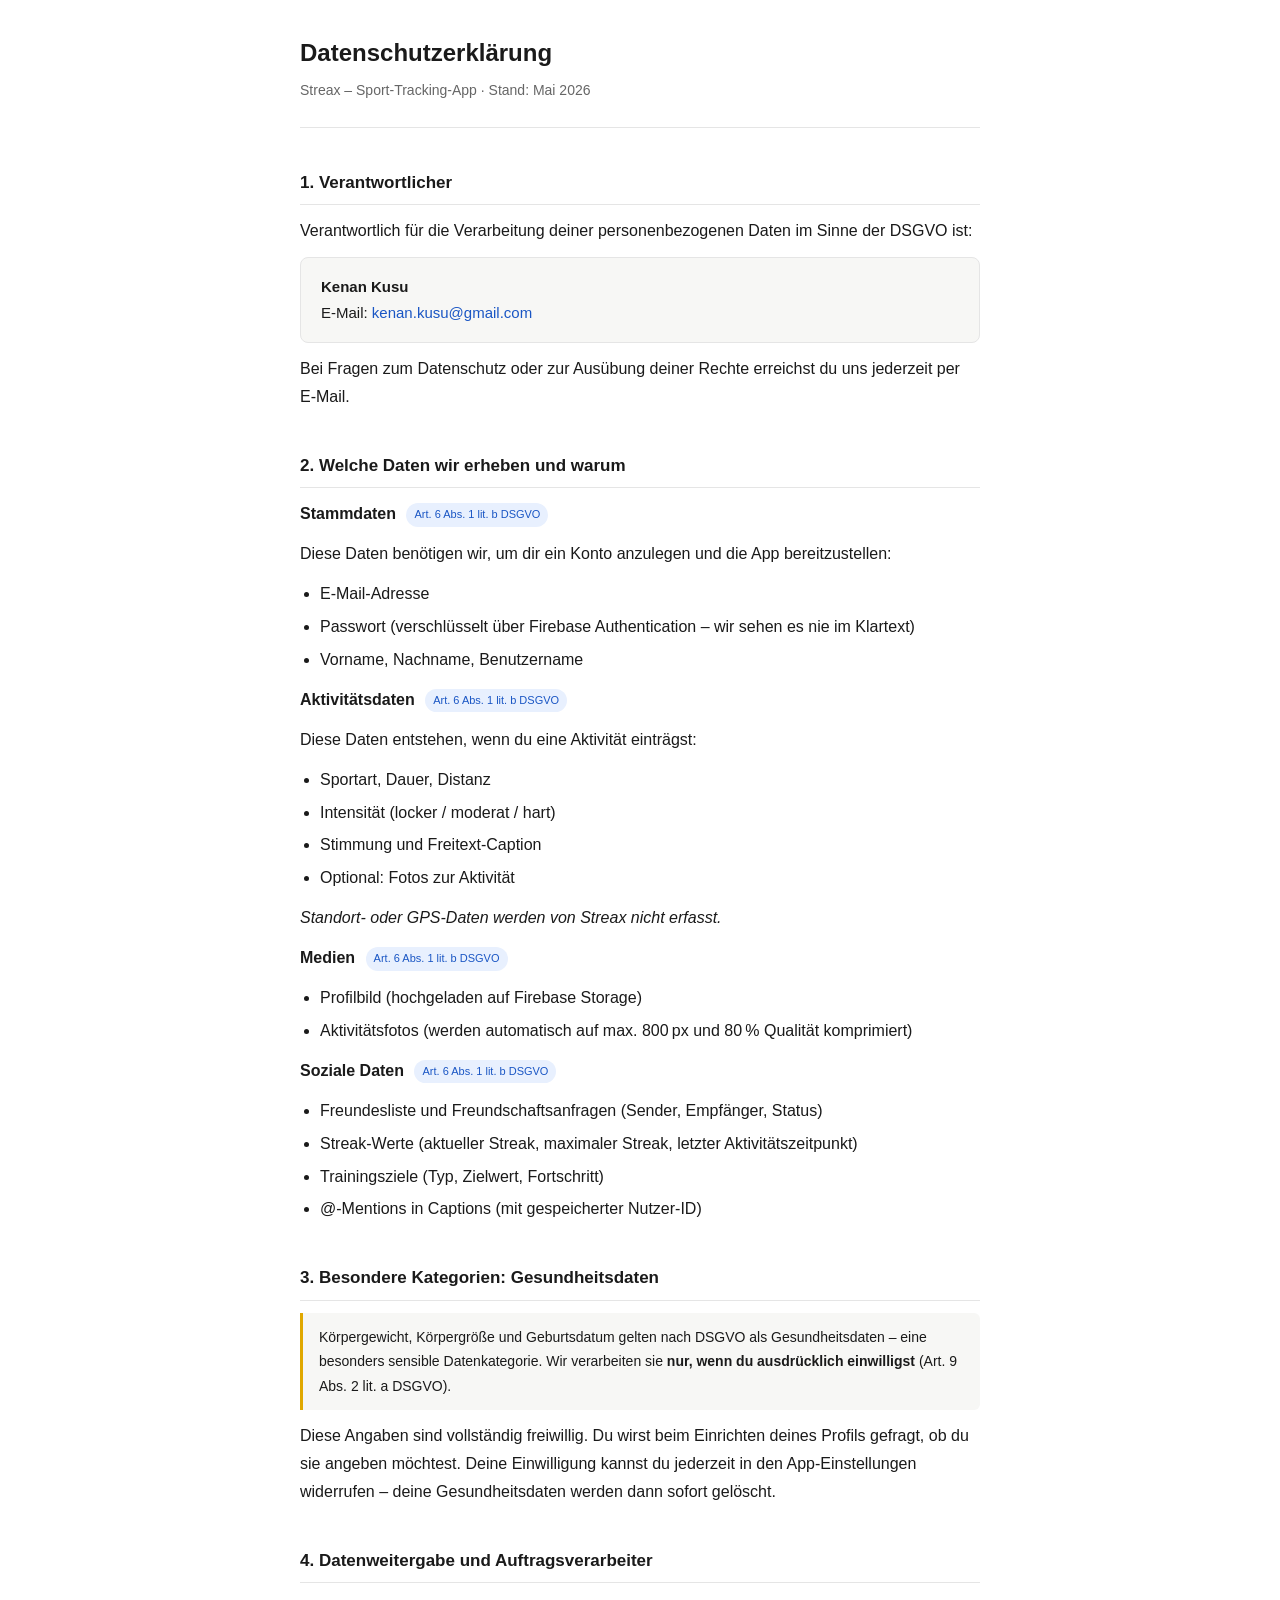
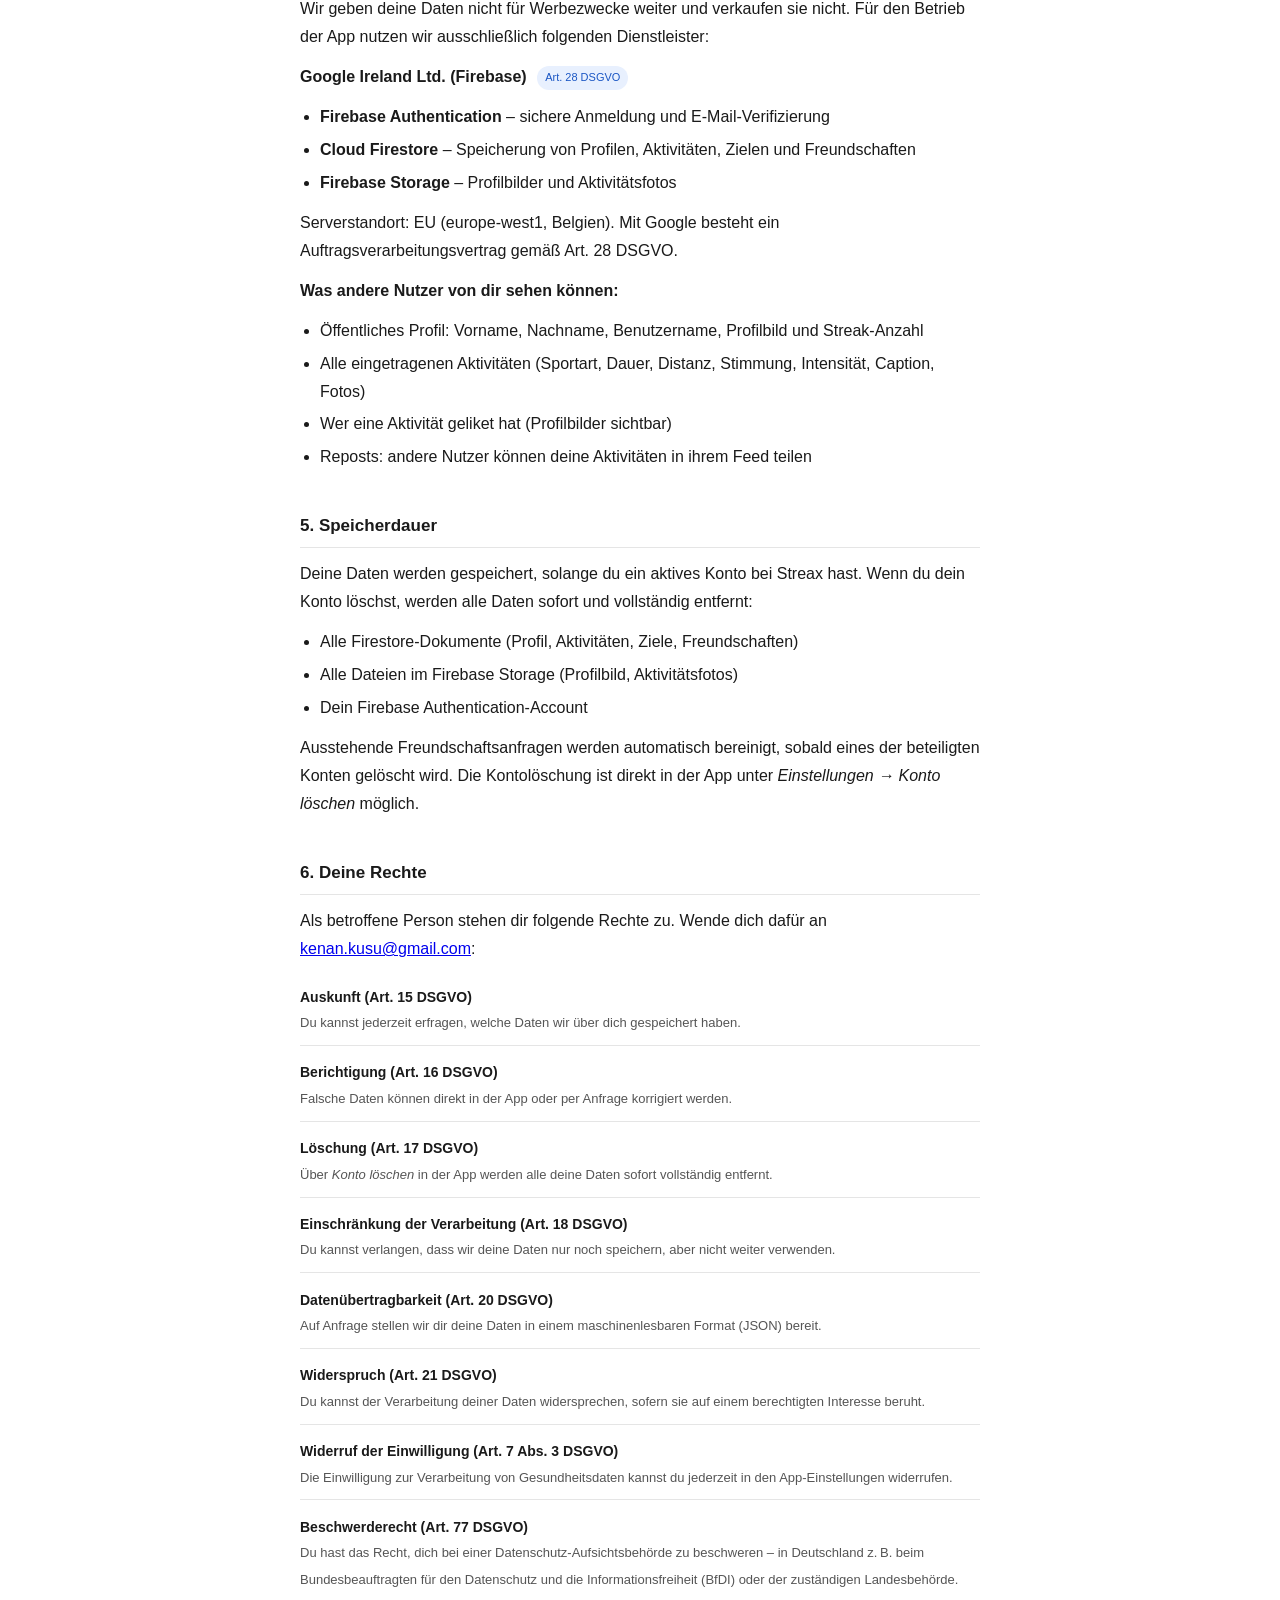
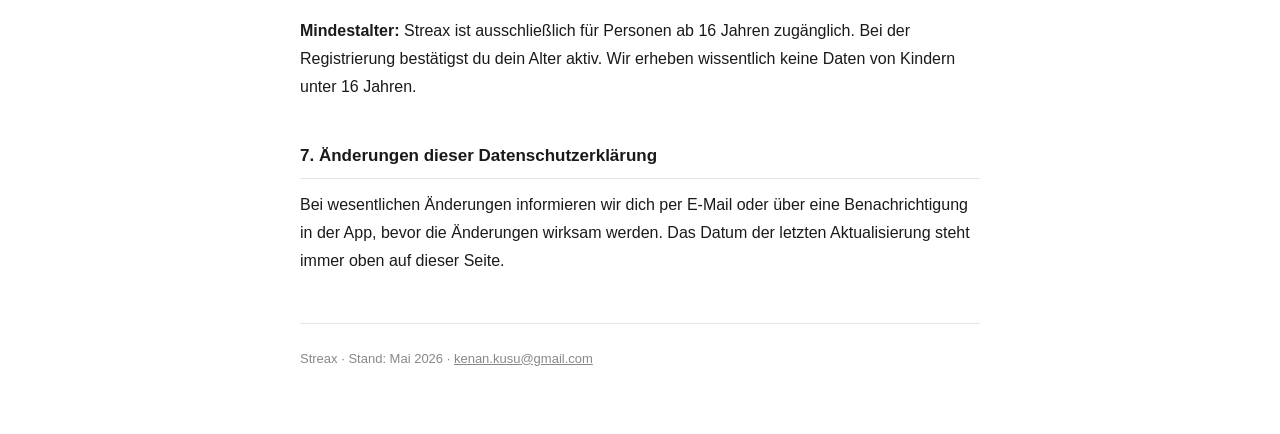
<file: app-datenschutz.html>
<!DOCTYPE html>
<html lang="de">
<head>
  <meta charset="UTF-8">
  <meta name="viewport" content="width=device-width, initial-scale=1.0">
  <title>Datenschutzerklärung – Streax</title>
  <style>
    *, *::before, *::after { box-sizing: border-box; margin: 0; padding: 0; }

    body {
      font-family: -apple-system, BlinkMacSystemFont, "Segoe UI", Roboto, Helvetica, Arial, sans-serif;
      font-size: 16px;
      line-height: 1.75;
      color: #1a1a1a;
      background: #fff;
      padding: 2rem 1rem 4rem;
    }

    main {
      max-width: 680px;
      margin: 0 auto;
    }

    header {
      border-bottom: 1px solid #e5e5e5;
      padding-bottom: 1.5rem;
      margin-bottom: 2.5rem;
    }

    header h1 {
      font-size: 24px;
      font-weight: 600;
      margin-bottom: 0.25rem;
    }

    header p {
      color: #666;
      font-size: 14px;
    }

    h2 {
      font-size: 17px;
      font-weight: 600;
      margin: 2.5rem 0 0.75rem;
      padding-bottom: 0.4rem;
      border-bottom: 1px solid #e5e5e5;
    }

    p { margin-bottom: 0.75rem; }
    p:last-child { margin-bottom: 0; }

    ul {
      margin: 0.5rem 0 0.75rem 1.25rem;
    }

    ul li { margin-bottom: 0.3rem; }

    .note {
      background: #f7f7f5;
      border-left: 3px solid #e0a800;
      border-radius: 0 6px 6px 0;
      padding: 0.75rem 1rem;
      margin: 0.75rem 0;
      font-size: 14px;
    }

    .badge {
      display: inline-block;
      font-size: 11px;
      font-weight: 500;
      padding: 2px 8px;
      border-radius: 999px;
      background: #e8f0fe;
      color: #1a56c4;
      vertical-align: middle;
      margin-left: 6px;
    }

    .contact-box {
      background: #f7f7f5;
      border: 1px solid #e5e5e5;
      border-radius: 8px;
      padding: 1rem 1.25rem;
      margin: 0.75rem 0;
      font-size: 15px;
    }

    .contact-box a { color: #1a56c4; text-decoration: none; }
    .contact-box a:hover { text-decoration: underline; }

    .rights-list {
      list-style: none;
      margin: 0.5rem 0;
      padding: 0;
    }

    .rights-list li {
      padding: 0.6rem 0;
      border-bottom: 1px solid #e5e5e5;
      font-size: 15px;
    }

    .rights-list li:last-child { border-bottom: none; }
    .rights-list li strong { display: block; font-weight: 600; font-size: 14px; }
    .rights-list li span { color: #555; font-size: 13px; }

    footer {
      margin-top: 3rem;
      padding-top: 1.5rem;
      border-top: 1px solid #e5e5e5;
      font-size: 13px;
      color: #888;
    }

    @media (prefers-color-scheme: dark) {
      body { background: #111; color: #e8e8e8; }
      header, h2, footer { border-color: #2a2a2a; }
      .rights-list li { border-color: #2a2a2a; }
      .note { background: #1e1c14; border-left-color: #c98a00; }
      .contact-box { background: #1a1a1a; border-color: #2a2a2a; }
      .badge { background: #1a2d5a; color: #7aabff; }
      header p, .rights-list li span { color: #999; }
      .contact-box a { color: #7aabff; }
    }

    @media (max-width: 480px) {
      body { font-size: 15px; padding: 1.25rem 1rem 3rem; }
      header h1 { font-size: 20px; }
    }
  </style>
</head>
<body>
<main>

  <header>
    <h1>Datenschutzerklärung</h1>
    <p>Streax &ndash; Sport-Tracking-App &middot; Stand: Mai 2026</p>
  </header>

  <h2>1. Verantwortlicher</h2>
  <p>Verantwortlich für die Verarbeitung deiner personenbezogenen Daten im Sinne der DSGVO ist:</p>
  <div class="contact-box">
    <strong>Kenan Kusu</strong><br>
    E-Mail: <a href="mailto:kenan.kusu@gmail.com">kenan.kusu@gmail.com</a><br>
  </div>
  <p>Bei Fragen zum Datenschutz oder zur Ausübung deiner Rechte erreichst du uns jederzeit per E-Mail.</p>

  <h2>2. Welche Daten wir erheben und warum</h2>

  <p><strong>Stammdaten</strong> <span class="badge">Art. 6 Abs. 1 lit. b DSGVO</span></p>
  <p>Diese Daten benötigen wir, um dir ein Konto anzulegen und die App bereitzustellen:</p>
  <ul>
    <li>E-Mail-Adresse</li>
    <li>Passwort (verschlüsselt über Firebase Authentication – wir sehen es nie im Klartext)</li>
    <li>Vorname, Nachname, Benutzername</li>
  </ul>

  <p><strong>Aktivitätsdaten</strong> <span class="badge">Art. 6 Abs. 1 lit. b DSGVO</span></p>
  <p>Diese Daten entstehen, wenn du eine Aktivität einträgst:</p>
  <ul>
    <li>Sportart, Dauer, Distanz</li>
    <li>Intensität (locker / moderat / hart)</li>
    <li>Stimmung und Freitext-Caption</li>
    <li>Optional: Fotos zur Aktivität</li>
  </ul>
  <p><em>Standort- oder GPS-Daten werden von Streax nicht erfasst.</em></p>

  <p><strong>Medien</strong> <span class="badge">Art. 6 Abs. 1 lit. b DSGVO</span></p>
  <ul>
    <li>Profilbild (hochgeladen auf Firebase Storage)</li>
    <li>Aktivitätsfotos (werden automatisch auf max. 800&thinsp;px und 80&thinsp;% Qualität komprimiert)</li>
  </ul>

  <p><strong>Soziale Daten</strong> <span class="badge">Art. 6 Abs. 1 lit. b DSGVO</span></p>
  <ul>
    <li>Freundesliste und Freundschaftsanfragen (Sender, Empfänger, Status)</li>
    <li>Streak-Werte (aktueller Streak, maximaler Streak, letzter Aktivitätszeitpunkt)</li>
    <li>Trainingsziele (Typ, Zielwert, Fortschritt)</li>
    <li>@-Mentions in Captions (mit gespeicherter Nutzer-ID)</li>
  </ul>

  <h2>3. Besondere Kategorien: Gesundheitsdaten</h2>
  <div class="note">
    Körpergewicht, Körpergröße und Geburtsdatum gelten nach DSGVO als Gesundheitsdaten – eine besonders sensible Datenkategorie. Wir verarbeiten sie <strong>nur, wenn du ausdrücklich einwilligst</strong> (Art. 9 Abs. 2 lit. a DSGVO).
  </div>
  <p>Diese Angaben sind vollständig freiwillig. Du wirst beim Einrichten deines Profils gefragt, ob du sie angeben möchtest. Deine Einwilligung kannst du jederzeit in den App-Einstellungen widerrufen – deine Gesundheitsdaten werden dann sofort gelöscht.</p>

  <h2>4. Datenweitergabe und Auftragsverarbeiter</h2>
  <p>Wir geben deine Daten nicht für Werbezwecke weiter und verkaufen sie nicht. Für den Betrieb der App nutzen wir ausschließlich folgenden Dienstleister:</p>

  <p><strong>Google Ireland Ltd. (Firebase)</strong> <span class="badge">Art. 28 DSGVO</span></p>
  <ul>
    <li><strong>Firebase Authentication</strong> – sichere Anmeldung und E-Mail-Verifizierung</li>
    <li><strong>Cloud Firestore</strong> – Speicherung von Profilen, Aktivitäten, Zielen und Freundschaften</li>
    <li><strong>Firebase Storage</strong> – Profilbilder und Aktivitätsfotos</li>
  </ul>
  <p>Serverstandort: EU (europe-west1, Belgien). Mit Google besteht ein Auftragsverarbeitungsvertrag gemäß Art. 28 DSGVO.</p>

  <p><strong>Was andere Nutzer von dir sehen können:</strong></p>
  <ul>
    <li>Öffentliches Profil: Vorname, Nachname, Benutzername, Profilbild und Streak-Anzahl</li>
    <li>Alle eingetragenen Aktivitäten (Sportart, Dauer, Distanz, Stimmung, Intensität, Caption, Fotos)</li>
    <li>Wer eine Aktivität geliket hat (Profilbilder sichtbar)</li>
    <li>Reposts: andere Nutzer können deine Aktivitäten in ihrem Feed teilen</li>
  </ul>

  <h2>5. Speicherdauer</h2>
  <p>Deine Daten werden gespeichert, solange du ein aktives Konto bei Streax hast. Wenn du dein Konto löschst, werden alle Daten sofort und vollständig entfernt:</p>
  <ul>
    <li>Alle Firestore-Dokumente (Profil, Aktivitäten, Ziele, Freundschaften)</li>
    <li>Alle Dateien im Firebase Storage (Profilbild, Aktivitätsfotos)</li>
    <li>Dein Firebase Authentication-Account</li>
  </ul>
  <p>Ausstehende Freundschaftsanfragen werden automatisch bereinigt, sobald eines der beteiligten Konten gelöscht wird. Die Kontolöschung ist direkt in der App unter <em>Einstellungen → Konto löschen</em> möglich.</p>

  <h2>6. Deine Rechte</h2>
  <p>Als betroffene Person stehen dir folgende Rechte zu. Wende dich dafür an <a href="mailto:kenan.kusu@gmail.com">kenan.kusu@gmail.com</a>:</p>

  <ul class="rights-list">
    <li>
      <strong>Auskunft (Art. 15 DSGVO)</strong>
      <span>Du kannst jederzeit erfragen, welche Daten wir über dich gespeichert haben.</span>
    </li>
    <li>
      <strong>Berichtigung (Art. 16 DSGVO)</strong>
      <span>Falsche Daten können direkt in der App oder per Anfrage korrigiert werden.</span>
    </li>
    <li>
      <strong>Löschung (Art. 17 DSGVO)</strong>
      <span>Über <em>Konto löschen</em> in der App werden alle deine Daten sofort vollständig entfernt.</span>
    </li>
    <li>
      <strong>Einschränkung der Verarbeitung (Art. 18 DSGVO)</strong>
      <span>Du kannst verlangen, dass wir deine Daten nur noch speichern, aber nicht weiter verwenden.</span>
    </li>
    <li>
      <strong>Datenübertragbarkeit (Art. 20 DSGVO)</strong>
      <span>Auf Anfrage stellen wir dir deine Daten in einem maschinenlesbaren Format (JSON) bereit.</span>
    </li>
    <li>
      <strong>Widerspruch (Art. 21 DSGVO)</strong>
      <span>Du kannst der Verarbeitung deiner Daten widersprechen, sofern sie auf einem berechtigten Interesse beruht.</span>
    </li>
    <li>
      <strong>Widerruf der Einwilligung (Art. 7 Abs. 3 DSGVO)</strong>
      <span>Die Einwilligung zur Verarbeitung von Gesundheitsdaten kannst du jederzeit in den App-Einstellungen widerrufen.</span>
    </li>
    <li>
      <strong>Beschwerderecht (Art. 77 DSGVO)</strong>
      <span>Du hast das Recht, dich bei einer Datenschutz-Aufsichtsbehörde zu beschweren – in Deutschland z.&thinsp;B. beim Bundesbeauftragten für den Datenschutz und die Informationsfreiheit (BfDI) oder der zuständigen Landesbehörde.</span>
    </li>
  </ul>

  <p style="margin-top:1rem;"><strong>Mindestalter:</strong> Streax ist ausschließlich für Personen ab 16 Jahren zugänglich. Bei der Registrierung bestätigst du dein Alter aktiv. Wir erheben wissentlich keine Daten von Kindern unter 16 Jahren.</p>

  <h2>7. Änderungen dieser Datenschutzerklärung</h2>
  <p>Bei wesentlichen Änderungen informieren wir dich per E-Mail oder über eine Benachrichtigung in der App, bevor die Änderungen wirksam werden. Das Datum der letzten Aktualisierung steht immer oben auf dieser Seite.</p>

  <footer>
    <p>Streax &middot; Stand: Mai 2026 &middot; <a href="mailto:kenan.kusu@gmail.com" style="color:#888;">kenan.kusu@gmail.com</a></p>
  </footer>

</main>
</body>
</html>
</file>
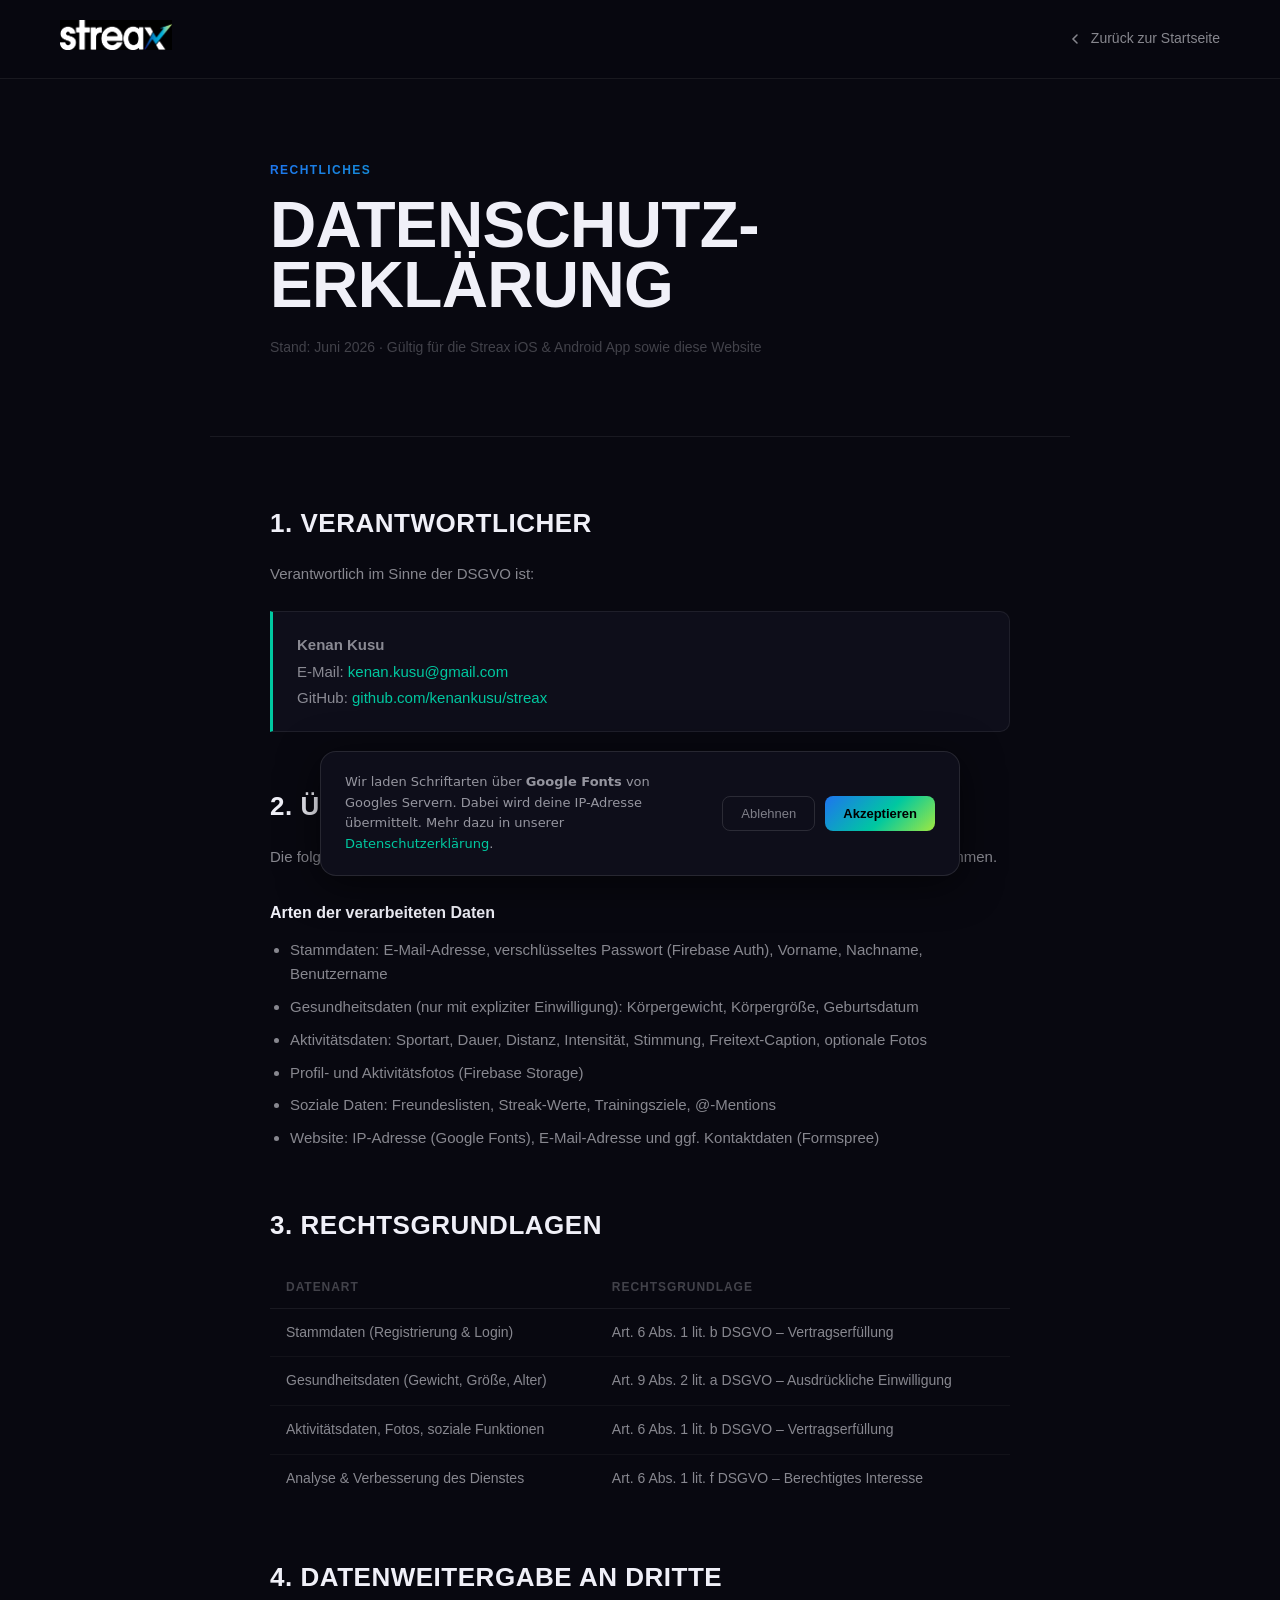
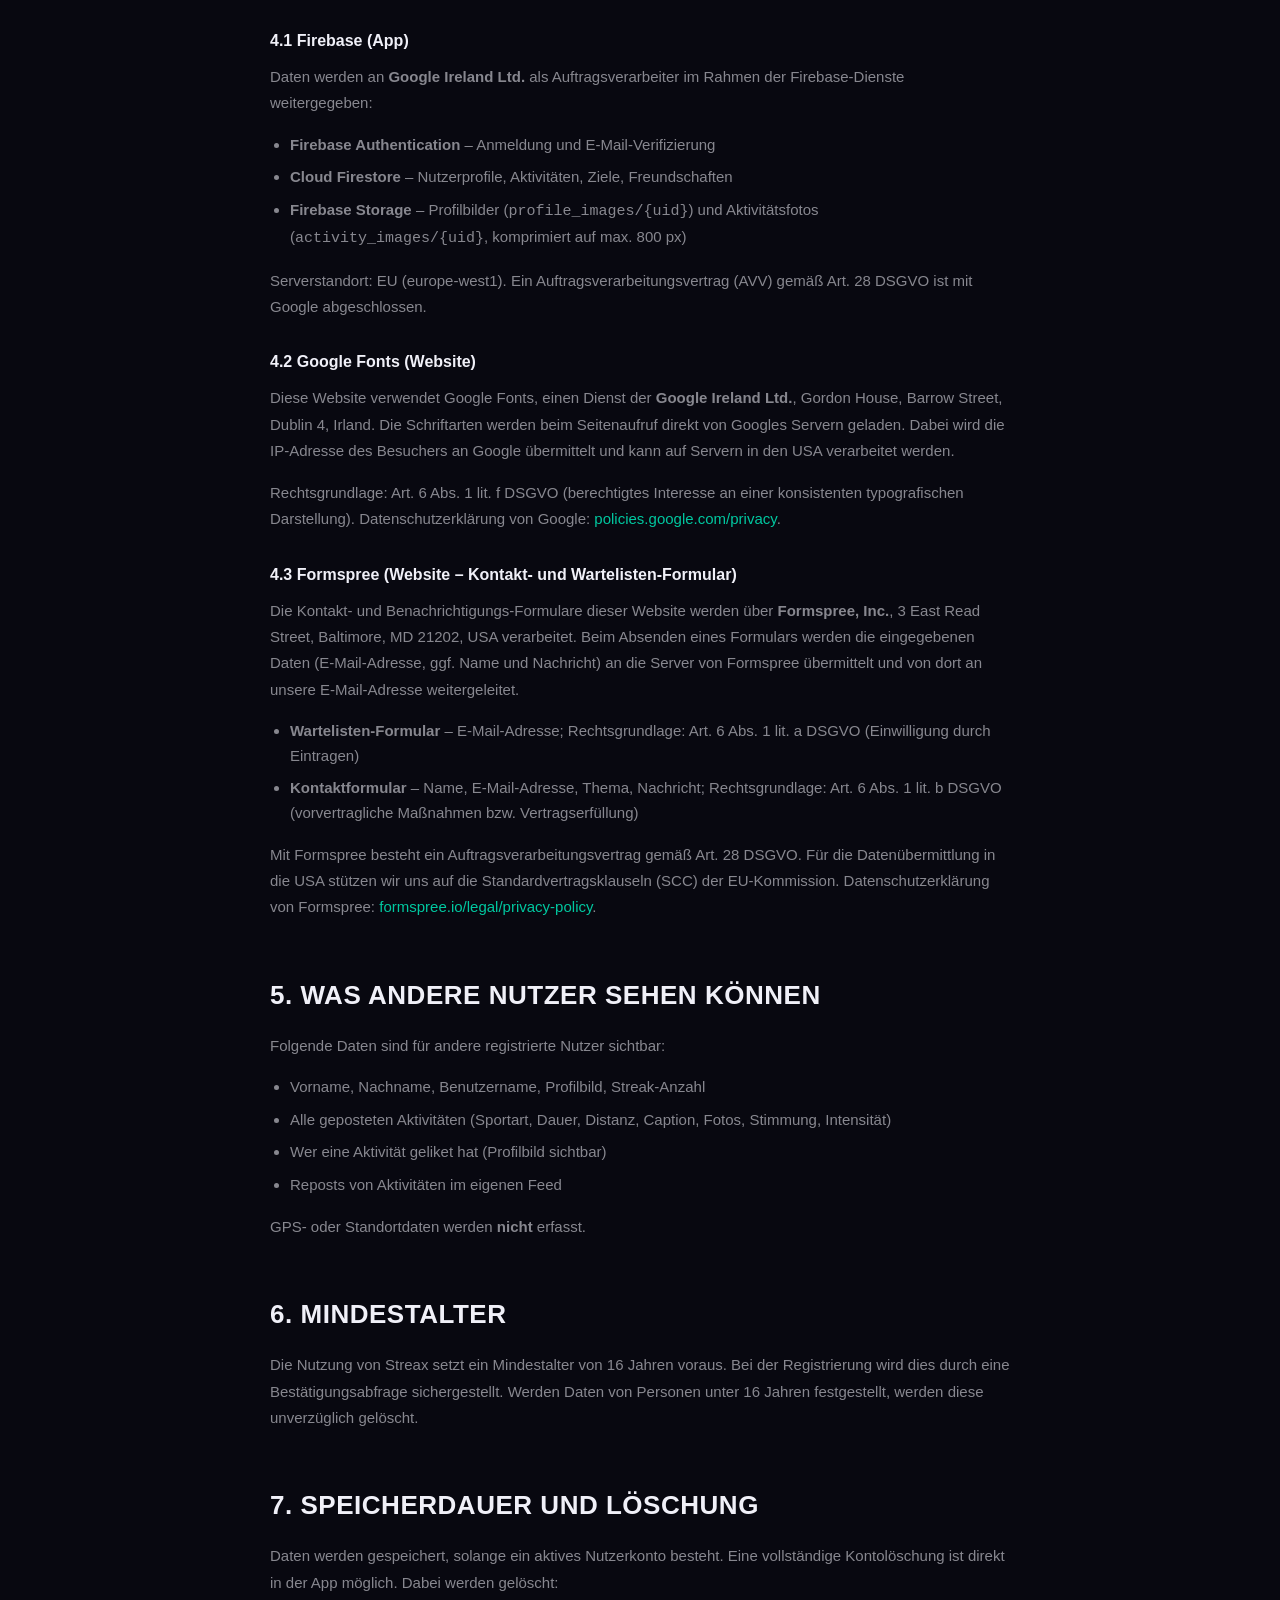
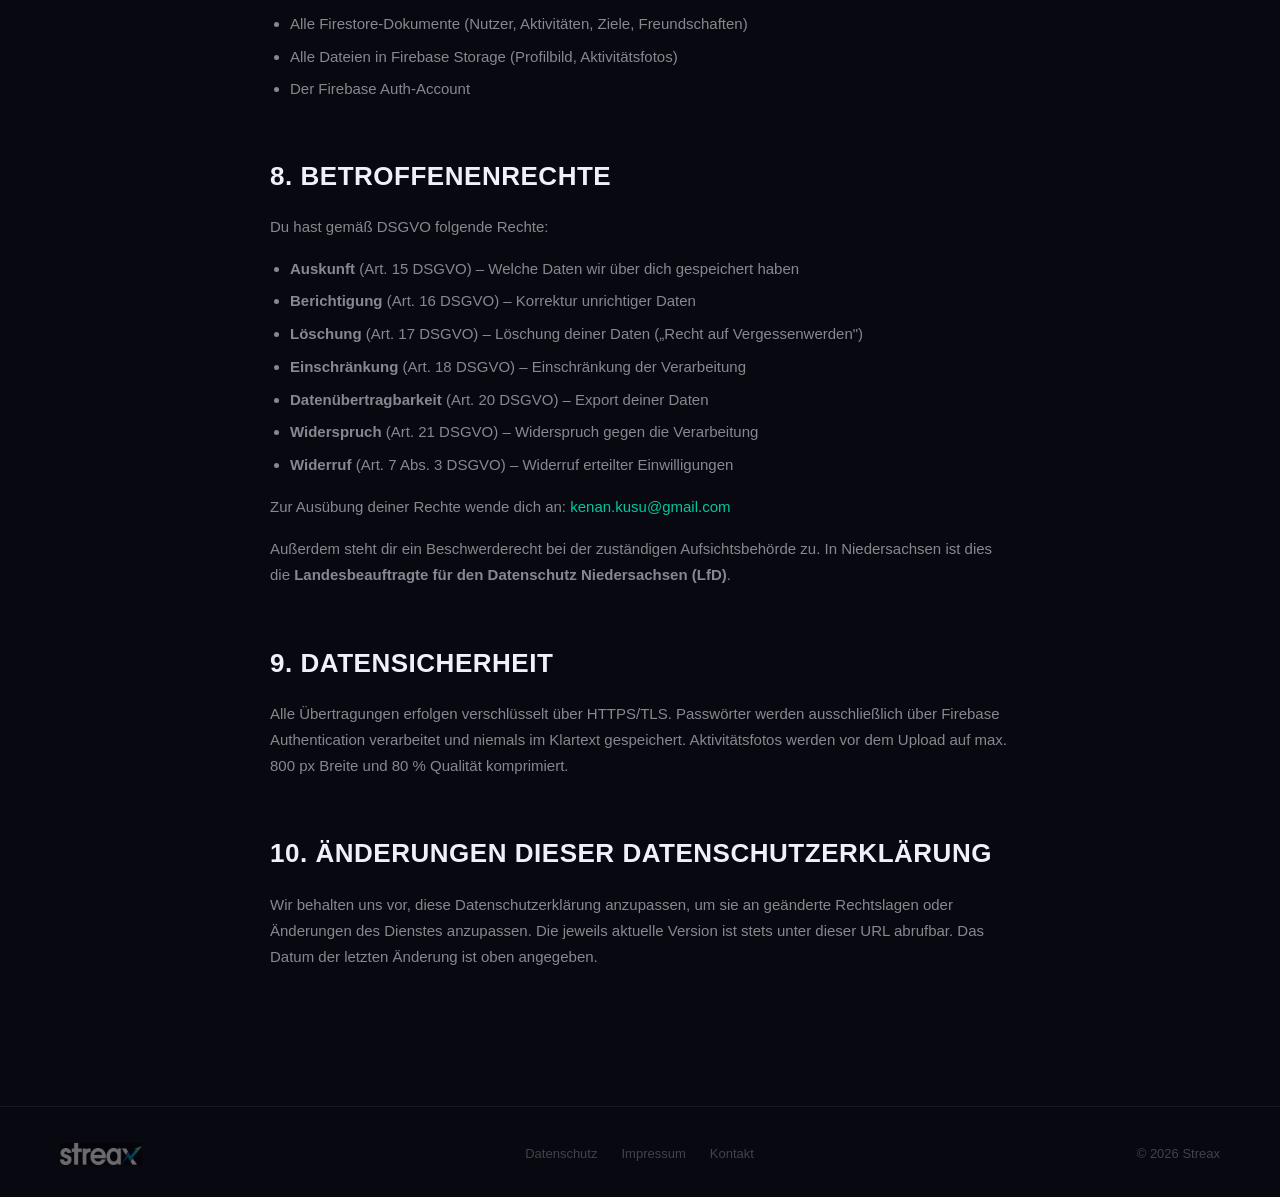
<file: datenschutz.html>
<!DOCTYPE html>
<html lang="de">
<head>
<meta charset="UTF-8"/>
<meta name="viewport" content="width=device-width, initial-scale=1.0"/>
<title>Datenschutz – Streax</title>
<script src="cookie.js"></script>
<style>
  *, *::before, *::after { box-sizing: border-box; margin: 0; padding: 0; }
  :root {
    --bg: #080810; --bg2: #0e0e1a; --bg3: #13131f;
    --surface: #181828; --border: rgba(255,255,255,0.07);
    --text: #f0f0f8; --muted: rgba(240,240,248,0.55); --dim: rgba(240,240,248,0.25);
    --grad: linear-gradient(135deg, #1e74f0 0%, #00c8a0 55%, #a0e840 100%);
  }
  html { scroll-behavior: smooth; }
  body { background: var(--bg); color: var(--text); font-family: 'Barlow', sans-serif; font-weight: 400; line-height: 1.7; }
  nav {
    position: fixed; top: 0; left: 0; right: 0; z-index: 100;
    display: flex; align-items: center; justify-content: space-between;
    padding: 20px 60px;
    backdrop-filter: blur(20px);
    background: rgba(8,8,16,0.8);
    border-bottom: 1px solid var(--border);
  }
  .nav-logo img { height: 30px; filter: brightness(1.1); }
  .nav-back {
    display: flex; align-items: center; gap: 8px;
    color: var(--muted); text-decoration: none; font-size: 14px; font-weight: 500;
    transition: color 0.2s;
  }
  .nav-back:hover { color: var(--text); }
  .nav-back svg { width: 16px; height: 16px; }

  .page-header {
    padding: 160px 60px 60px;
    max-width: 860px; margin: 0 auto;
    border-bottom: 1px solid var(--border);
  }
  .page-label {
    font-size: 12px; font-weight: 700; letter-spacing: 0.12em;
    text-transform: uppercase;
    background: var(--grad); -webkit-background-clip: text;
    -webkit-text-fill-color: transparent; background-clip: text;
    margin-bottom: 16px; display: block;
  }
  .page-title {
    font-family: 'Barlow Condensed', sans-serif;
    font-size: 64px; font-weight: 900; line-height: 0.93;
    text-transform: uppercase; letter-spacing: -0.01em;
    margin-bottom: 20px;
  }
  .page-meta { font-size: 14px; color: var(--dim); }

  .content {
    max-width: 860px; margin: 0 auto;
    padding: 64px 60px 120px;
  }
  h2 {
    font-family: 'Barlow Condensed', sans-serif;
    font-size: 26px; font-weight: 800; text-transform: uppercase;
    letter-spacing: 0.02em; margin: 52px 0 16px;
    color: var(--text);
  }
  h2:first-child { margin-top: 0; }
  h3 {
    font-size: 16px; font-weight: 700; margin: 28px 0 10px;
    color: var(--text);
  }
  p { font-size: 15px; color: var(--muted); margin-bottom: 16px; line-height: 1.75; }
  ul { margin: 12px 0 16px 20px; }
  ul li { font-size: 15px; color: var(--muted); margin-bottom: 8px; line-height: 1.65; }
  a { color: #00c8a0; text-decoration: none; }
  a:hover { text-decoration: underline; }
  .info-box {
    background: var(--bg2); border: 1px solid var(--border);
    border-left: 3px solid #00c8a0;
    border-radius: 0 10px 10px 0;
    padding: 20px 24px; margin: 24px 0;
  }
  .info-box p { margin: 0; }
  table { width: 100%; border-collapse: collapse; margin: 20px 0; }
  th {
    text-align: left; font-size: 12px; font-weight: 700;
    letter-spacing: 0.08em; text-transform: uppercase;
    color: var(--dim); padding: 10px 16px;
    border-bottom: 1px solid var(--border);
  }
  td { font-size: 14px; color: var(--muted); padding: 12px 16px; border-bottom: 1px solid rgba(255,255,255,0.04); vertical-align: top; }
  tr:last-child td { border-bottom: none; }

  footer {
    padding: 36px 60px; border-top: 1px solid var(--border);
    display: flex; align-items: center; justify-content: space-between;
  }
  footer img { height: 22px; opacity: 0.4; }
  .footer-links { display: flex; gap: 24px; }
  .footer-links a { font-size: 13px; color: var(--dim); text-decoration: none; transition: color 0.2s; }
  .footer-links a:hover { color: var(--muted); }
  .footer-copy { font-size: 13px; color: var(--dim); }

  @media (max-width: 700px) {
    nav { padding: 16px 20px; }
    .page-header { padding: 120px 20px 40px; }
    .page-title { font-size: 44px; }
    .content { padding: 40px 20px 80px; }
    footer { flex-direction: column; gap: 16px; padding: 28px 20px; text-align: center; }
  }
</style>
</head>
<body>

<nav>
  <a class="nav-logo" href="index.html"><img src="streax_logo_final_30x-8.png" alt="Streax"/></a>
  <a class="nav-back" href="index.html">
    <svg viewBox="0 0 16 16" fill="none" stroke="currentColor" stroke-width="1.5" stroke-linecap="round"><path d="M10 12L6 8l4-4"/></svg>
    Zurück zur Startseite
  </a>
</nav>

<div class="page-header">
  <span class="page-label">Rechtliches</span>
  <h1 class="page-title">Datenschutz&shy;erklärung</h1>
  <p class="page-meta">Stand: Juni 2026 · Gültig für die Streax iOS &amp; Android App sowie diese Website</p>
</div>

<div class="content">

  <h2>1. Verantwortlicher</h2>
  <p>Verantwortlich im Sinne der DSGVO ist:</p>
  <div class="info-box">
    <p>
      <strong>Kenan Kusu</strong><br/>
      E-Mail: <a href="mailto:kenan.kusu@gmail.com">kenan.kusu@gmail.com</a><br/>
      GitHub: <a href="https://github.com/kenankusu/streax" target="_blank">github.com/kenankusu/streax</a>
    </p>
  </div>

  <h2>2. Übersicht der Verarbeitungen</h2>
  <p>Die folgende Übersicht fasst die Arten der verarbeiteten Daten und die Zwecke ihrer Verarbeitung zusammen.</p>

  <h3>Arten der verarbeiteten Daten</h3>
  <ul>
    <li>Stammdaten: E-Mail-Adresse, verschlüsseltes Passwort (Firebase Auth), Vorname, Nachname, Benutzername</li>
    <li>Gesundheitsdaten (nur mit expliziter Einwilligung): Körpergewicht, Körpergröße, Geburtsdatum</li>
    <li>Aktivitätsdaten: Sportart, Dauer, Distanz, Intensität, Stimmung, Freitext-Caption, optionale Fotos</li>
    <li>Profil- und Aktivitätsfotos (Firebase Storage)</li>
    <li>Soziale Daten: Freundeslisten, Streak-Werte, Trainingsziele, @-Mentions</li>
    <li>Website: IP-Adresse (Google Fonts), E-Mail-Adresse und ggf. Kontaktdaten (Formspree)</li>
  </ul>

  <h2>3. Rechtsgrundlagen</h2>
  <table>
    <tr>
      <th>Datenart</th>
      <th>Rechtsgrundlage</th>
    </tr>
    <tr>
      <td>Stammdaten (Registrierung &amp; Login)</td>
      <td>Art. 6 Abs. 1 lit. b DSGVO – Vertragserfüllung</td>
    </tr>
    <tr>
      <td>Gesundheitsdaten (Gewicht, Größe, Alter)</td>
      <td>Art. 9 Abs. 2 lit. a DSGVO – Ausdrückliche Einwilligung</td>
    </tr>
    <tr>
      <td>Aktivitätsdaten, Fotos, soziale Funktionen</td>
      <td>Art. 6 Abs. 1 lit. b DSGVO – Vertragserfüllung</td>
    </tr>
    <tr>
      <td>Analyse &amp; Verbesserung des Dienstes</td>
      <td>Art. 6 Abs. 1 lit. f DSGVO – Berechtigtes Interesse</td>
    </tr>
  </table>

  <h2>4. Datenweitergabe an Dritte</h2>

  <h3>4.1 Firebase (App)</h3>
  <p>Daten werden an <strong>Google Ireland Ltd.</strong> als Auftragsverarbeiter im Rahmen der Firebase-Dienste weitergegeben:</p>
  <ul>
    <li><strong>Firebase Authentication</strong> – Anmeldung und E-Mail-Verifizierung</li>
    <li><strong>Cloud Firestore</strong> – Nutzerprofile, Aktivitäten, Ziele, Freundschaften</li>
    <li><strong>Firebase Storage</strong> – Profilbilder (<code>profile_images/{uid}</code>) und Aktivitätsfotos (<code>activity_images/{uid}</code>, komprimiert auf max. 800 px)</li>
  </ul>
  <p>Serverstandort: EU (europe-west1). Ein Auftragsverarbeitungsvertrag (AVV) gemäß Art. 28 DSGVO ist mit Google abgeschlossen.</p>

  <h3>4.2 Google Fonts (Website)</h3>
  <p>Diese Website verwendet Google Fonts, einen Dienst der <strong>Google Ireland Ltd.</strong>, Gordon House, Barrow Street, Dublin 4, Irland. Die Schriftarten werden beim Seitenaufruf direkt von Googles Servern geladen. Dabei wird die IP-Adresse des Besuchers an Google übermittelt und kann auf Servern in den USA verarbeitet werden.</p>
  <p>Rechtsgrundlage: Art. 6 Abs. 1 lit. f DSGVO (berechtigtes Interesse an einer konsistenten typografischen Darstellung). Datenschutzerklärung von Google: <a href="https://policies.google.com/privacy" target="_blank">policies.google.com/privacy</a>.</p>

  <h3>4.3 Formspree (Website – Kontakt- und Wartelisten-Formular)</h3>
  <p>Die Kontakt- und Benachrichtigungs-Formulare dieser Website werden über <strong>Formspree, Inc.</strong>, 3 East Read Street, Baltimore, MD 21202, USA verarbeitet. Beim Absenden eines Formulars werden die eingegebenen Daten (E-Mail-Adresse, ggf. Name und Nachricht) an die Server von Formspree übermittelt und von dort an unsere E-Mail-Adresse weitergeleitet.</p>
  <ul>
    <li><strong>Wartelisten-Formular</strong> – E-Mail-Adresse; Rechtsgrundlage: Art. 6 Abs. 1 lit. a DSGVO (Einwilligung durch Eintragen)</li>
    <li><strong>Kontaktformular</strong> – Name, E-Mail-Adresse, Thema, Nachricht; Rechtsgrundlage: Art. 6 Abs. 1 lit. b DSGVO (vorvertragliche Maßnahmen bzw. Vertragserfüllung)</li>
  </ul>
  <p>Mit Formspree besteht ein Auftragsverarbeitungsvertrag gemäß Art. 28 DSGVO. Für die Datenübermittlung in die USA stützen wir uns auf die Standardvertragsklauseln (SCC) der EU-Kommission. Datenschutzerklärung von Formspree: <a href="https://formspree.io/legal/privacy-policy" target="_blank">formspree.io/legal/privacy-policy</a>.</p>

  <h2>5. Was andere Nutzer sehen können</h2>
  <p>Folgende Daten sind für andere registrierte Nutzer sichtbar:</p>
  <ul>
    <li>Vorname, Nachname, Benutzername, Profilbild, Streak-Anzahl</li>
    <li>Alle geposteten Aktivitäten (Sportart, Dauer, Distanz, Caption, Fotos, Stimmung, Intensität)</li>
    <li>Wer eine Aktivität geliket hat (Profilbild sichtbar)</li>
    <li>Reposts von Aktivitäten im eigenen Feed</li>
  </ul>
  <p>GPS- oder Standortdaten werden <strong>nicht</strong> erfasst.</p>

  <h2>6. Mindestalter</h2>
  <p>Die Nutzung von Streax setzt ein Mindestalter von 16 Jahren voraus. Bei der Registrierung wird dies durch eine Bestätigungsabfrage sichergestellt. Werden Daten von Personen unter 16 Jahren festgestellt, werden diese unverzüglich gelöscht.</p>

  <h2>7. Speicherdauer und Löschung</h2>
  <p>Daten werden gespeichert, solange ein aktives Nutzerkonto besteht. Eine vollständige Kontolöschung ist direkt in der App möglich. Dabei werden gelöscht:</p>
  <ul>
    <li>Alle Firestore-Dokumente (Nutzer, Aktivitäten, Ziele, Freundschaften)</li>
    <li>Alle Dateien in Firebase Storage (Profilbild, Aktivitätsfotos)</li>
    <li>Der Firebase Auth-Account</li>
  </ul>

  <h2>8. Betroffenenrechte</h2>
  <p>Du hast gemäß DSGVO folgende Rechte:</p>
  <ul>
    <li><strong>Auskunft</strong> (Art. 15 DSGVO) – Welche Daten wir über dich gespeichert haben</li>
    <li><strong>Berichtigung</strong> (Art. 16 DSGVO) – Korrektur unrichtiger Daten</li>
    <li><strong>Löschung</strong> (Art. 17 DSGVO) – Löschung deiner Daten („Recht auf Vergessenwerden")</li>
    <li><strong>Einschränkung</strong> (Art. 18 DSGVO) – Einschränkung der Verarbeitung</li>
    <li><strong>Datenübertragbarkeit</strong> (Art. 20 DSGVO) – Export deiner Daten</li>
    <li><strong>Widerspruch</strong> (Art. 21 DSGVO) – Widerspruch gegen die Verarbeitung</li>
    <li><strong>Widerruf</strong> (Art. 7 Abs. 3 DSGVO) – Widerruf erteilter Einwilligungen</li>
  </ul>
  <p>Zur Ausübung deiner Rechte wende dich an: <a href="mailto:kenan.kusu@gmail.com">kenan.kusu@gmail.com</a></p>
  <p>Außerdem steht dir ein Beschwerderecht bei der zuständigen Aufsichtsbehörde zu. In Niedersachsen ist dies die <strong>Landesbeauftragte für den Datenschutz Niedersachsen (LfD)</strong>.</p>

  <h2>9. Datensicherheit</h2>
  <p>Alle Übertragungen erfolgen verschlüsselt über HTTPS/TLS. Passwörter werden ausschließlich über Firebase Authentication verarbeitet und niemals im Klartext gespeichert. Aktivitätsfotos werden vor dem Upload auf max. 800 px Breite und 80 % Qualität komprimiert.</p>

  <h2>10. Änderungen dieser Datenschutzerklärung</h2>
  <p>Wir behalten uns vor, diese Datenschutzerklärung anzupassen, um sie an geänderte Rechtslagen oder Änderungen des Dienstes anzupassen. Die jeweils aktuelle Version ist stets unter dieser URL abrufbar. Das Datum der letzten Änderung ist oben angegeben.</p>

</div>

<footer>
  <img src="streax_logo_final_30x-8.png" alt="Streax"/>
  <div class="footer-links">
    <a href="datenschutz.html">Datenschutz</a>
    <a href="impressum.html">Impressum</a>
    <a href="kontakt.html">Kontakt</a>
  </div>
  <div class="footer-copy">© 2026 Streax</div>
</footer>

</body>
</html>
</file>
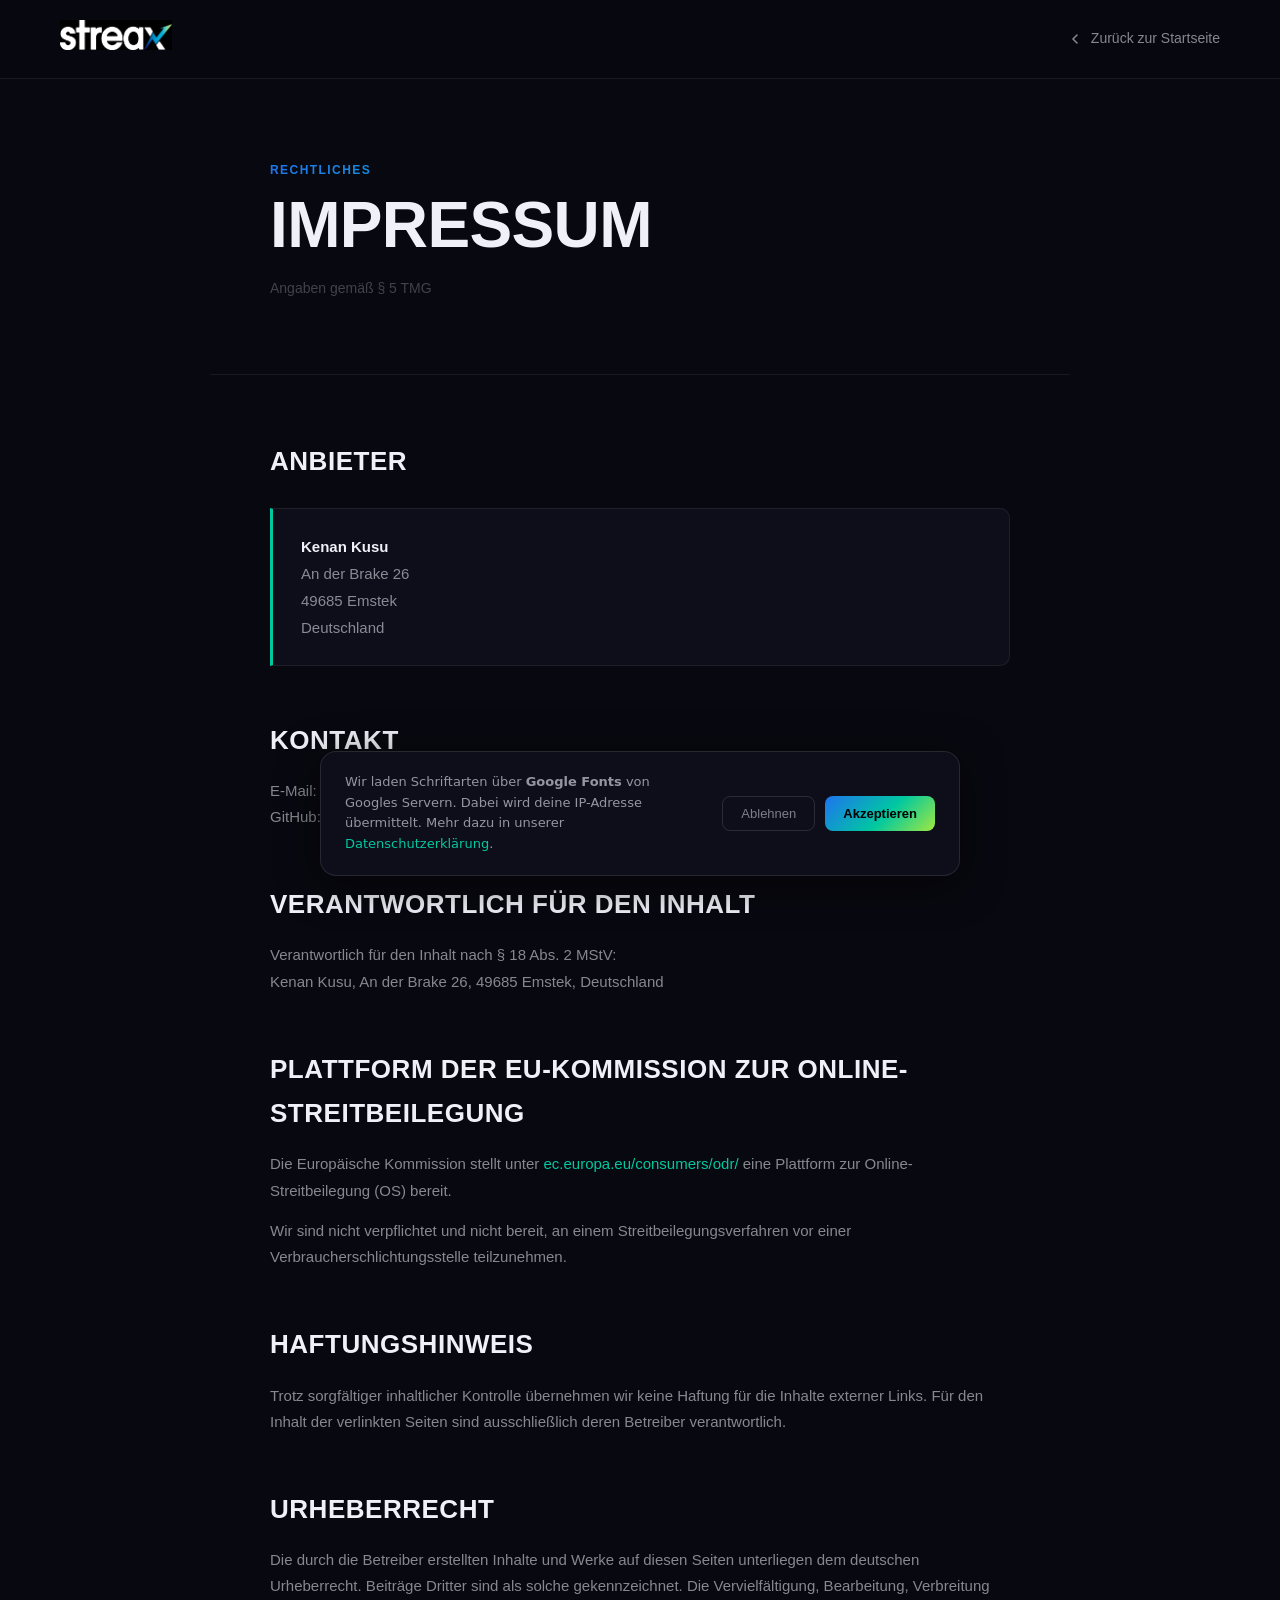
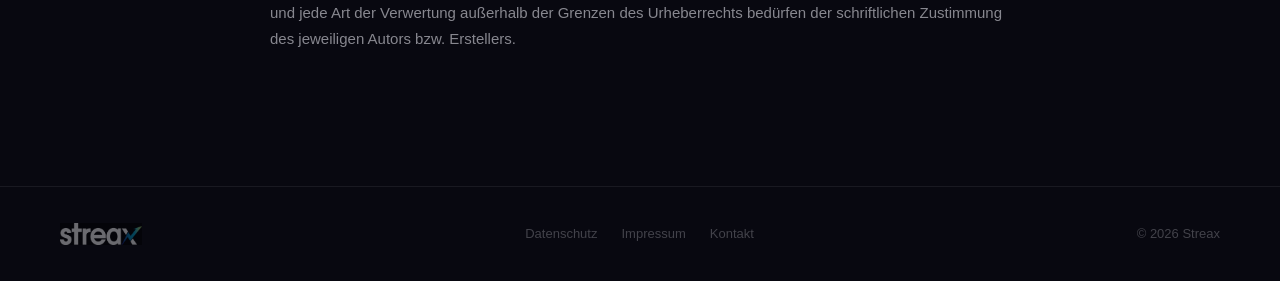
<file: impressum.html>
<!DOCTYPE html>
<html lang="de">
<head>
<meta charset="UTF-8"/>
<meta name="viewport" content="width=device-width, initial-scale=1.0"/>
<title>Impressum – Streax</title>
<script src="cookie.js"></script>
<style>
  *, *::before, *::after { box-sizing: border-box; margin: 0; padding: 0; }
  :root {
    --bg: #080810; --bg2: #0e0e1a; --bg3: #13131f;
    --surface: #181828; --border: rgba(255,255,255,0.07);
    --text: #f0f0f8; --muted: rgba(240,240,248,0.55); --dim: rgba(240,240,248,0.25);
    --grad: linear-gradient(135deg, #1e74f0 0%, #00c8a0 55%, #a0e840 100%);
  }
  html { scroll-behavior: smooth; }
  body { background: var(--bg); color: var(--text); font-family: 'Barlow', sans-serif; font-weight: 400; line-height: 1.7; }
  nav {
    position: fixed; top: 0; left: 0; right: 0; z-index: 100;
    display: flex; align-items: center; justify-content: space-between;
    padding: 20px 60px;
    backdrop-filter: blur(20px);
    background: rgba(8,8,16,0.8);
    border-bottom: 1px solid var(--border);
  }
  .nav-logo img { height: 30px; filter: brightness(1.1); }
  .nav-back {
    display: flex; align-items: center; gap: 8px;
    color: var(--muted); text-decoration: none; font-size: 14px; font-weight: 500;
    transition: color 0.2s;
  }
  .nav-back:hover { color: var(--text); }
  .nav-back svg { width: 16px; height: 16px; }
  .page-header {
    padding: 160px 60px 60px; max-width: 860px; margin: 0 auto;
    border-bottom: 1px solid var(--border);
  }
  .page-label {
    font-size: 12px; font-weight: 700; letter-spacing: 0.12em; text-transform: uppercase;
    background: var(--grad); -webkit-background-clip: text;
    -webkit-text-fill-color: transparent; background-clip: text;
    margin-bottom: 16px; display: block;
  }
  .page-title {
    font-family: 'Barlow Condensed', sans-serif;
    font-size: 64px; font-weight: 900; line-height: 0.93;
    text-transform: uppercase; letter-spacing: -0.01em; margin-bottom: 20px;
  }
  .page-meta { font-size: 14px; color: var(--dim); }
  .content { max-width: 860px; margin: 0 auto; padding: 64px 60px 120px; }
  h2 {
    font-family: 'Barlow Condensed', sans-serif;
    font-size: 26px; font-weight: 800; text-transform: uppercase;
    letter-spacing: 0.02em; margin: 52px 0 16px; color: var(--text);
  }
  h2:first-child { margin-top: 0; }
  p { font-size: 15px; color: var(--muted); margin-bottom: 14px; line-height: 1.75; }
  a { color: #00c8a0; text-decoration: none; }
  a:hover { text-decoration: underline; }
  .info-box {
    background: var(--bg2); border: 1px solid var(--border);
    border-left: 3px solid #00c8a0;
    border-radius: 0 10px 10px 0;
    padding: 24px 28px; margin: 24px 0;
    font-size: 15px; color: var(--muted); line-height: 1.8;
  }
  .info-box strong { color: var(--text); }
  .note-box {
    background: rgba(30,116,240,0.06); border: 1px solid rgba(30,116,240,0.18);
    border-radius: 10px; padding: 20px 24px; margin: 24px 0;
  }
  .note-box p { margin: 0; font-size: 14px; color: var(--muted); }
  footer {
    padding: 36px 60px; border-top: 1px solid var(--border);
    display: flex; align-items: center; justify-content: space-between;
  }
  footer img { height: 22px; opacity: 0.4; }
  .footer-links { display: flex; gap: 24px; }
  .footer-links a { font-size: 13px; color: var(--dim); text-decoration: none; transition: color 0.2s; }
  .footer-links a:hover { color: var(--muted); }
  .footer-copy { font-size: 13px; color: var(--dim); }
  @media (max-width: 700px) {
    nav { padding: 16px 20px; }
    .page-header { padding: 120px 20px 40px; }
    .page-title { font-size: 44px; }
    .content { padding: 40px 20px 80px; }
    footer { flex-direction: column; gap: 16px; padding: 28px 20px; text-align: center; }
  }
</style>
</head>
<body>

<nav>
  <a class="nav-logo" href="index.html"><img src="streax_logo_final_30x-8.png" alt="Streax"/></a>
  <a class="nav-back" href="index.html">
    <svg viewBox="0 0 16 16" fill="none" stroke="currentColor" stroke-width="1.5" stroke-linecap="round"><path d="M10 12L6 8l4-4"/></svg>
    Zurück zur Startseite
  </a>
</nav>

<div class="page-header">
  <span class="page-label">Rechtliches</span>
  <h1 class="page-title">Impressum</h1>
  <p class="page-meta">Angaben gemäß § 5 TMG</p>
</div>

<div class="content">

  <h2>Anbieter</h2>
  <div class="info-box">
    <strong>Kenan Kusu</strong><br/>
    An der Brake 26<br/>
    49685 Emstek<br/>
    Deutschland
  </div>

  <h2>Kontakt</h2>
  <p>
    E-Mail: <a href="mailto:support@streax.app">support@streax.app</a><br/>
    GitHub: <a href="https://github.com/kenankusu/streax" target="_blank">github.com/kenankusu/streax</a>
  </p>

  <h2>Verantwortlich für den Inhalt</h2>
  <p>Verantwortlich für den Inhalt nach § 18 Abs. 2 MStV:<br/>
  Kenan Kusu, An der Brake 26, 49685 Emstek, Deutschland</p>

  <h2>Plattform der EU-Kommission zur Online-Streitbeilegung</h2>
  <p>Die Europäische Kommission stellt unter <a href="https://ec.europa.eu/consumers/odr/" target="_blank">ec.europa.eu/consumers/odr/</a> eine Plattform zur Online-Streitbeilegung (OS) bereit.</p>
  <p>Wir sind nicht verpflichtet und nicht bereit, an einem Streitbeilegungsverfahren vor einer Verbraucherschlichtungsstelle teilzunehmen.</p>

  <h2>Haftungshinweis</h2>
  <p>Trotz sorgfältiger inhaltlicher Kontrolle übernehmen wir keine Haftung für die Inhalte externer Links. Für den Inhalt der verlinkten Seiten sind ausschließlich deren Betreiber verantwortlich.</p>

  <h2>Urheberrecht</h2>
  <p>Die durch die Betreiber erstellten Inhalte und Werke auf diesen Seiten unterliegen dem deutschen Urheberrecht. Beiträge Dritter sind als solche gekennzeichnet. Die Vervielfältigung, Bearbeitung, Verbreitung und jede Art der Verwertung außerhalb der Grenzen des Urheberrechts bedürfen der schriftlichen Zustimmung des jeweiligen Autors bzw. Erstellers.</p>

</div>

<footer>
  <img src="streax_logo_final_30x-8.png" alt="Streax"/>
  <div class="footer-links">
    <a href="datenschutz.html">Datenschutz</a>
    <a href="impressum.html">Impressum</a>
    <a href="kontakt.html">Kontakt</a>
  </div>
  <div class="footer-copy">© 2026 Streax</div>
</footer>

</body>
</html>
</file>
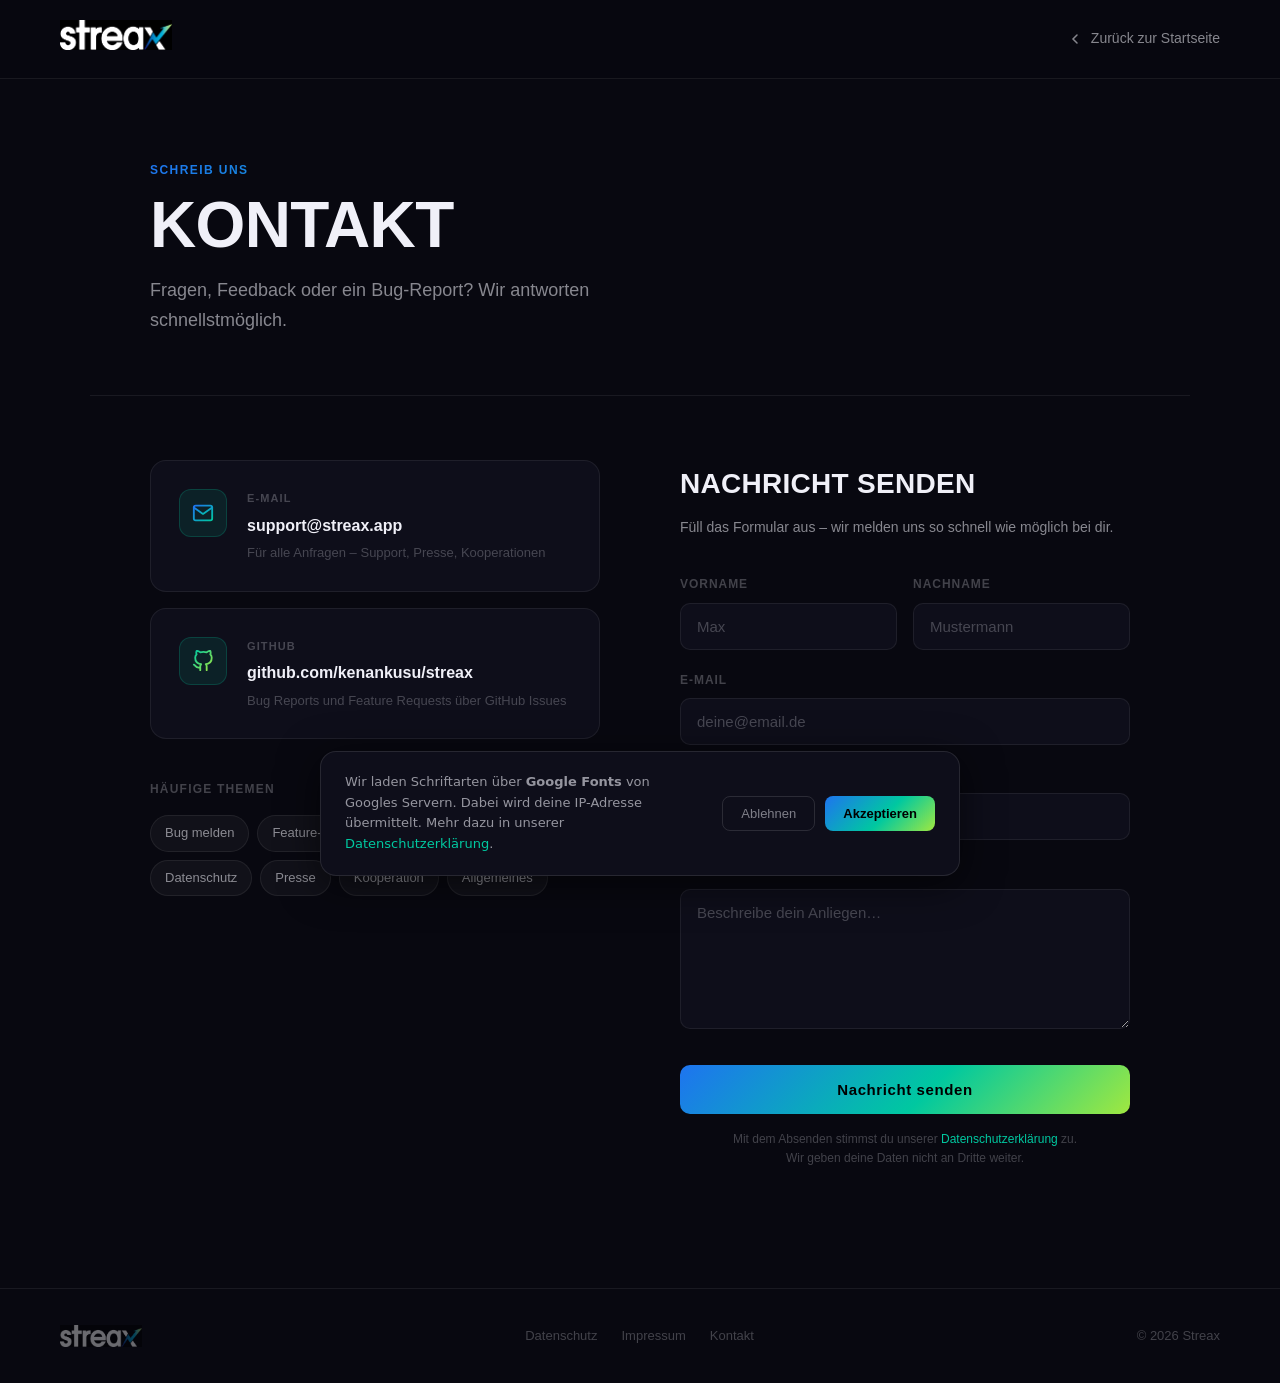
<file: kontakt.html>
<!DOCTYPE html>
<html lang="de">
<head>
<meta charset="UTF-8"/>
<meta name="viewport" content="width=device-width, initial-scale=1.0"/>
<title>Kontakt – Streax</title>
<script src="cookie.js"></script>
<style>
  *, *::before, *::after { box-sizing: border-box; margin: 0; padding: 0; }
  :root {
    --bg: #080810; --bg2: #0e0e1a; --bg3: #13131f;
    --border: rgba(255,255,255,0.07);
    --text: #f0f0f8; --muted: rgba(240,240,248,0.55); --dim: rgba(240,240,248,0.25);
    --grad: linear-gradient(135deg, #1e74f0 0%, #00c8a0 55%, #a0e840 100%);
  }
  html { scroll-behavior: smooth; }
  body { background: var(--bg); color: var(--text); font-family: 'Barlow', sans-serif; font-weight: 400; line-height: 1.7; }

  nav {
    position: fixed; top: 0; left: 0; right: 0; z-index: 100;
    display: flex; align-items: center; justify-content: space-between;
    padding: 20px 60px;
    backdrop-filter: blur(20px);
    background: rgba(8,8,16,0.8);
    border-bottom: 1px solid var(--border);
  }
  .nav-logo img { height: 30px; filter: brightness(1.1); }
  .nav-back {
    display: flex; align-items: center; gap: 8px;
    color: var(--muted); text-decoration: none; font-size: 14px; font-weight: 500;
    transition: color 0.2s;
  }
  .nav-back:hover { color: var(--text); }
  .nav-back svg { width: 16px; height: 16px; }

  .page-header {
    padding: 160px 60px 60px; max-width: 1100px; margin: 0 auto;
    border-bottom: 1px solid var(--border);
  }
  .page-label {
    font-size: 12px; font-weight: 700; letter-spacing: 0.12em; text-transform: uppercase;
    background: var(--grad); -webkit-background-clip: text;
    -webkit-text-fill-color: transparent; background-clip: text;
    margin-bottom: 16px; display: block;
  }
  .page-title {
    font-family: 'Barlow Condensed', sans-serif;
    font-size: 64px; font-weight: 900; line-height: 0.93;
    text-transform: uppercase; letter-spacing: -0.01em; margin-bottom: 20px;
  }
  .page-sub { font-size: 18px; color: var(--muted); max-width: 520px; line-height: 1.65; }

  .content {
    max-width: 1100px; margin: 0 auto;
    padding: 64px 60px 120px;
    display: grid; grid-template-columns: 1fr 1fr; gap: 80px; align-items: start;
  }

  /* CONTACT CARDS */
  .contact-cards { display: flex; flex-direction: column; gap: 16px; }
  .contact-card {
    background: var(--bg2); border: 1px solid var(--border);
    border-radius: 16px; padding: 28px 28px;
    display: flex; gap: 20px; align-items: flex-start;
    transition: border-color 0.3s, background 0.3s;
  }
  .contact-card:hover { border-color: rgba(0,200,160,0.25); background: var(--bg3); }
  .contact-icon {
    width: 48px; height: 48px; flex-shrink: 0;
    border-radius: 12px; background: rgba(0,200,160,0.1);
    border: 1px solid rgba(0,200,160,0.2);
    display: flex; align-items: center; justify-content: center;
  }
  .contact-icon svg { width: 22px; height: 22px; }
  .contact-text {}
  .contact-type {
    font-size: 11px; font-weight: 700; letter-spacing: 0.1em;
    text-transform: uppercase; color: var(--dim); margin-bottom: 4px;
  }
  .contact-value {
    font-size: 16px; font-weight: 600; color: var(--text); margin-bottom: 4px;
  }
  .contact-value a { color: var(--text); text-decoration: none; }
  .contact-value a:hover { color: #00c8a0; }
  .contact-desc { font-size: 13px; color: var(--dim); line-height: 1.5; }

  .contact-topics { margin-top: 40px; }
  .topics-label {
    font-size: 12px; font-weight: 700; letter-spacing: 0.1em;
    text-transform: uppercase; color: var(--dim); margin-bottom: 16px;
  }
  .topic-tags { display: flex; flex-wrap: wrap; gap: 8px; }
  .topic-tag {
    background: rgba(255,255,255,0.04); border: 1px solid var(--border);
    border-radius: 100px; padding: 6px 14px;
    font-size: 13px; color: var(--muted); font-weight: 500;
  }

  /* FORM SIDE */
  .form-side {}
  .form-title {
    font-family: 'Barlow Condensed', sans-serif;
    font-size: 28px; font-weight: 800; text-transform: uppercase;
    letter-spacing: 0.01em; margin-bottom: 8px;
  }
  .form-sub { font-size: 14px; color: var(--muted); margin-bottom: 36px; line-height: 1.6; }

  .form-group { margin-bottom: 20px; }
  label {
    display: block; font-size: 12px; font-weight: 700;
    letter-spacing: 0.08em; text-transform: uppercase;
    color: var(--dim); margin-bottom: 8px;
  }
  input[type="text"], input[type="email"], textarea, select {
    width: 100%; background: var(--bg2);
    border: 1px solid var(--border); border-radius: 10px;
    padding: 14px 16px; font-family: 'Barlow', sans-serif;
    font-size: 15px; color: var(--text);
    transition: border-color 0.2s, background 0.2s;
    outline: none; resize: none;
  }
  textarea { resize: vertical; }
  input[type="text"]:focus, input[type="email"]:focus,
  textarea:focus, select:focus {
    border-color: rgba(0,200,160,0.4);
    background: var(--bg3);
  }
  input::placeholder, textarea::placeholder { color: var(--dim); }
  select { cursor: pointer; appearance: none; }
  select option { background: #13131f; }
  textarea { min-height: 140px; }

  .form-row { display: grid; grid-template-columns: 1fr 1fr; gap: 16px; }

  .btn-submit {
    width: 100%;
    background: var(--grad);
    color: #000; font-family: 'Barlow', sans-serif;
    font-weight: 700; font-size: 15px; letter-spacing: 0.04em;
    padding: 16px 28px; border-radius: 10px; border: none;
    cursor: pointer; margin-top: 8px;
    transition: opacity 0.2s, transform 0.2s;
  }
  .btn-submit:hover { opacity: 0.88; transform: translateY(-1px); }

  .form-note {
    text-align: center; font-size: 12px; color: var(--dim);
    margin-top: 16px; line-height: 1.6;
  }
  .form-note a { color: #00c8a0; text-decoration: none; }

  /* SUCCESS */
  .success-msg {
    display: none; text-align: center; padding: 40px 0;
  }
  .success-icon {
    width: 64px; height: 64px; border-radius: 50%;
    background: rgba(0,200,160,0.1); border: 1px solid rgba(0,200,160,0.3);
    display: flex; align-items: center; justify-content: center;
    margin: 0 auto 20px;
  }
  .success-icon svg { width: 28px; height: 28px; stroke: #00c8a0; }
  .success-title {
    font-family: 'Barlow Condensed', sans-serif;
    font-size: 28px; font-weight: 800; text-transform: uppercase;
    margin-bottom: 10px;
  }
  .success-sub { font-size: 15px; color: var(--muted); }

  footer {
    padding: 36px 60px; border-top: 1px solid var(--border);
    display: flex; align-items: center; justify-content: space-between;
  }
  footer img { height: 22px; opacity: 0.4; }
  .footer-links { display: flex; gap: 24px; }
  .footer-links a { font-size: 13px; color: var(--dim); text-decoration: none; transition: color 0.2s; }
  .footer-links a:hover { color: var(--muted); }
  .footer-copy { font-size: 13px; color: var(--dim); }

  @media (max-width: 860px) {
    nav { padding: 16px 20px; }
    .page-header { padding: 120px 20px 40px; }
    .page-title { font-size: 44px; }
    .content { grid-template-columns: 1fr; gap: 48px; padding: 40px 20px 80px; }
    .form-row { grid-template-columns: 1fr; }
    footer { flex-direction: column; gap: 16px; padding: 28px 20px; text-align: center; }
  }
</style>
</head>
<body>

<nav>
  <a class="nav-logo" href="index.html"><img src="streax_logo_final_30x-8.png" alt="Streax"/></a>
  <a class="nav-back" href="index.html">
    <svg viewBox="0 0 16 16" fill="none" stroke="currentColor" stroke-width="1.5" stroke-linecap="round"><path d="M10 12L6 8l4-4"/></svg>
    Zurück zur Startseite
  </a>
</nav>

<div class="page-header">
  <span class="page-label">Schreib uns</span>
  <h1 class="page-title">Kontakt</h1>
  <p class="page-sub">Fragen, Feedback oder ein Bug-Report? Wir antworten schnellstmöglich.</p>
</div>

<div class="content">
  <!-- LEFT: contact info -->
  <div>
    <div class="contact-cards">
      <div class="contact-card">
        <div class="contact-icon">
          <svg viewBox="0 0 24 24" fill="none" stroke="url(#cg1)" stroke-width="2" stroke-linecap="round" stroke-linejoin="round">
            <defs><linearGradient id="cg1" x1="0%" y1="0%" x2="100%" y2="100%"><stop offset="0%" stop-color="#1e74f0"/><stop offset="100%" stop-color="#00c8a0"/></linearGradient></defs>
            <path d="M4 4h16c1.1 0 2 .9 2 2v12c0 1.1-.9 2-2 2H4c-1.1 0-2-.9-2-2V6c0-1.1.9-2 2-2z"/><polyline points="22,6 12,13 2,6"/>
          </svg>
        </div>
        <div class="contact-text">
          <div class="contact-type">E-Mail</div>
          <div class="contact-value"><a href="mailto:support@streax.app">support@streax.app</a></div>
          <div class="contact-desc">Für alle Anfragen – Support, Presse, Kooperationen</div>
        </div>
      </div>
      <div class="contact-card">
        <div class="contact-icon">
          <svg viewBox="0 0 24 24" fill="none" stroke="url(#cg2)" stroke-width="2" stroke-linecap="round" stroke-linejoin="round">
            <defs><linearGradient id="cg2" x1="0%" y1="0%" x2="100%" y2="100%"><stop offset="0%" stop-color="#00c8a0"/><stop offset="100%" stop-color="#a0e840"/></linearGradient></defs>
            <path d="M9 19c-5 1.5-5-2.5-7-3m14 6v-3.87a3.37 3.37 0 0 0-.94-2.61c3.14-.35 6.44-1.54 6.44-7A5.44 5.44 0 0 0 20 4.77 5.07 5.07 0 0 0 19.91 1S18.73.65 16 2.48a13.38 13.38 0 0 0-7 0C6.27.65 5.09 1 5.09 1A5.07 5.07 0 0 0 5 4.77a5.44 5.44 0 0 0-1.5 3.78c0 5.42 3.3 6.61 6.44 7A3.37 3.37 0 0 0 9 18.13V22"/>
          </svg>
        </div>
        <div class="contact-text">
          <div class="contact-type">GitHub</div>
          <div class="contact-value"><a href="https://github.com/kenankusu/streax" target="_blank">github.com/kenankusu/streax</a></div>
          <div class="contact-desc">Bug Reports und Feature Requests über GitHub Issues</div>
        </div>
      </div>
    </div>

    <div class="contact-topics">
      <div class="topics-label">Häufige Themen</div>
      <div class="topic-tags">
        <span class="topic-tag">Bug melden</span>
        <span class="topic-tag">Feature-Wunsch</span>
        <span class="topic-tag">Account-Hilfe</span>
        <span class="topic-tag">Datenschutz</span>
        <span class="topic-tag">Presse</span>
        <span class="topic-tag">Kooperation</span>
        <span class="topic-tag">Allgemeines</span>
      </div>
    </div>
  </div>

  <!-- RIGHT: form -->
  <div class="form-side">
    <h2 class="form-title">Nachricht senden</h2>
    <p class="form-sub">Füll das Formular aus – wir melden uns so schnell wie möglich bei dir.</p>

    <form id="contactForm" onsubmit="submitForm(event)">
      <div class="form-row">
        <div class="form-group">
          <label for="fname">Vorname</label>
          <input type="text" id="fname" name="vorname" placeholder="Max" required/>
        </div>
        <div class="form-group">
          <label for="lname">Nachname</label>
          <input type="text" id="lname" name="nachname" placeholder="Mustermann"/>
        </div>
      </div>
      <div class="form-group">
        <label for="email">E-Mail</label>
        <input type="email" id="email" name="email" placeholder="deine@email.de" required/>
      </div>
      <div class="form-group">
        <label for="topic">Thema</label>
        <select id="topic" name="thema">
          <option value="">Bitte auswählen…</option>
          <option>Bug melden</option>
          <option>Feature-Wunsch</option>
          <option>Account-Hilfe</option>
          <option>Datenschutz-Anfrage</option>
          <option>Presse / Medien</option>
          <option>Kooperation</option>
          <option>Allgemeines</option>
        </select>
      </div>
      <div class="form-group">
        <label for="message">Nachricht</label>
        <textarea id="message" name="nachricht" placeholder="Beschreibe dein Anliegen…" required></textarea>
      </div>
      <button class="btn-submit" type="submit">Nachricht senden</button>
      <p class="form-note">
        Mit dem Absenden stimmst du unserer <a href="datenschutz.html">Datenschutzerklärung</a> zu.<br/>
        Wir geben deine Daten nicht an Dritte weiter.
      </p>
    </form>

    <div class="success-msg" id="successMsg">
      <div class="success-icon">
        <svg viewBox="0 0 24 24" fill="none" stroke-width="2" stroke-linecap="round" stroke-linejoin="round"><polyline points="20 6 9 17 4 12"/></svg>
      </div>
      <div class="success-title">Nachricht gesendet!</div>
      <p class="success-sub">Danke für deine Nachricht. Wir melden uns in der Regel innerhalb von 1–2 Werktagen.</p>
    </div>
  </div>
</div>

<footer>
  <img src="streax_logo_final_30x-8.png" alt="Streax"/>
  <div class="footer-links">
    <a href="datenschutz.html">Datenschutz</a>
    <a href="impressum.html">Impressum</a>
    <a href="kontakt.html">Kontakt</a>
  </div>
  <div class="footer-copy">© 2026 Streax</div>
</footer>

<script>
async function submitForm(e) {
  e.preventDefault();
  const form = e.target;
  const btn = form.querySelector('.btn-submit');
  btn.disabled = true;
  btn.textContent = '…';
  try {
    const res = await fetch('https://formspree.io/f/xvznpkwd', {
      method: 'POST',
      headers: { 'Accept': 'application/json' },
      body: new FormData(form)
    });
    if (res.ok) {
      form.style.display = 'none';
      document.getElementById('successMsg').style.display = 'block';
    } else {
      btn.disabled = false;
      btn.textContent = 'Nachricht senden';
      alert('Etwas ist schiefgelaufen. Bitte versuch es nochmal.');
    }
  } catch {
    btn.disabled = false;
    btn.textContent = 'Nachricht senden';
    alert('Etwas ist schiefgelaufen. Bitte versuch es nochmal.');
  }
}
</script>
</body>
</html>
</file>
<file: styles.css>
*, *::before, *::after { box-sizing: border-box; margin: 0; padding: 0; }

:root {
  --bg: #080810;
  --bg2: #0e0e1a;
  --bg3: #13131f;
  --surface: #181828;
  --surface2: #1f1f32;
  --border: rgba(255,255,255,0.07);
  --text: #f0f0f8;
  --muted: rgba(240,240,248,0.5);
  --dim: rgba(240,240,248,0.25);
  --grad-start: #1e74f0;
  --grad-mid: #00c8a0;
  --grad-end: #a0e840;
  --grad: linear-gradient(135deg, #1e74f0 0%, #00c8a0 55%, #a0e840 100%);
  --glow: rgba(0,200,160,0.18);
}

html { scroll-behavior: smooth; }

body {
  background: var(--bg);
  color: var(--text);
  font-family: 'Barlow', sans-serif;
  font-weight: 400;
  line-height: 1.6;
  overflow-x: hidden;
}

/* NOISE OVERLAY */
body::before {
  content: '';
  position: fixed; inset: 0;
  background-image: url("data:image/svg+xml,%3Csvg viewBox='0 0 256 256' xmlns='http://www.w3.org/2000/svg'%3E%3Cfilter id='noise'%3E%3CfeTurbulence type='fractalNoise' baseFrequency='0.9' numOctaves='4' stitchTiles='stitch'/%3E%3C/filter%3E%3Crect width='100%25' height='100%25' filter='url(%23noise)' opacity='0.03'/%3E%3C/svg%3E");
  pointer-events: none; z-index: 0; opacity: 0.4;
}

/* NAV */
nav {
  position: fixed; top: 0; left: 0; right: 0; z-index: 100;
  display: flex; align-items: center; justify-content: space-between;
  padding: 20px 60px;
  backdrop-filter: blur(20px);
  background: rgba(8,8,16,0.7);
  border-bottom: 1px solid var(--border);
}
.nav-logo img { height: 32px; filter: brightness(1.1); }
.nav-links { display: flex; gap: 36px; }
.nav-links a {
  color: var(--muted); text-decoration: none;
  font-size: 15px; font-weight: 500;
  letter-spacing: 0.02em;
  transition: color 0.2s;
}
.nav-links a:hover { color: var(--text); }
.nav-cta {
  background: var(--grad);
  color: #000; font-weight: 700; font-size: 14px;
  padding: 10px 22px; border-radius: 8px;
  text-decoration: none; letter-spacing: 0.04em;
  transition: opacity 0.2s, transform 0.2s;
}
.nav-cta:hover { opacity: 0.88; transform: translateY(-1px); }

.appstore-badge {
  display: inline-block;
  margin-bottom: 12px;
  margin-right: auto;
  text-align: left;
  transition: opacity 0.2s, transform 0.2s;
}
.appstore-badge img { height: 100px; width: auto; display: block; }
.appstore-badge:hover { opacity: 0.85; transform: translateY(-1px); }

/* HERO */
.hero {
  min-height: 100vh;
  display: flex; align-items: center; justify-content: center;
  position: relative; overflow: hidden;
  padding: 120px 60px 80px;
}
.hero-glow {
  position: absolute;
  width: 800px; height: 800px;
  border-radius: 50%;
  background: radial-gradient(circle, rgba(0,200,160,0.12) 0%, rgba(30,116,240,0.08) 50%, transparent 70%);
  top: 50%; left: 50%; transform: translate(-50%,-50%);
  pointer-events: none;
}
.hero-glow2 {
  position: absolute;
  width: 400px; height: 400px;
  border-radius: 50%;
  background: radial-gradient(circle, rgba(160,232,64,0.08) 0%, transparent 70%);
  top: 20%; right: 10%;
  pointer-events: none;
}
.hero-inner {
  position: relative; z-index: 1;
  display: grid; grid-template-columns: 1fr 1fr;
  gap: 80px; align-items: center;
  max-width: 1200px; width: 100%;
}
.hero-badge {
  display: inline-flex; align-items: center; gap: 8px;
  background: rgba(0,200,160,0.1);
  border: 1px solid rgba(0,200,160,0.25);
  padding: 6px 14px; border-radius: 100px;
  font-size: 12px; font-weight: 600; letter-spacing: 0.1em;
  text-transform: uppercase; color: #00c8a0;
  margin-bottom: 28px;
}
.hero-badge-dot {
  width: 6px; height: 6px; border-radius: 50%;
  background: #00c8a0;
  animation: pulse 2s infinite;
}
@keyframes pulse {
  0%,100% { opacity:1; transform: scale(1); }
  50% { opacity: 0.5; transform: scale(0.85); }
}
.hero-title {
  font-family: 'Barlow Condensed', sans-serif;
  font-size: 86px; font-weight: 900;
  line-height: 0.92; letter-spacing: -0.02em;
  text-transform: uppercase;
  margin-bottom: 28px;
}
.hero-title .grad-text {
  background: var(--grad);
  -webkit-background-clip: text;
  -webkit-text-fill-color: transparent;
  background-clip: text;
}
.hero-sub {
  font-size: 19px; color: var(--muted);
  line-height: 1.65; max-width: 480px;
  margin-bottom: 36px; font-weight: 400;
}
.hero-actions { display: flex; gap: 14px; align-items: center; flex-wrap: wrap; }
.btn-primary {
  display: flex; align-items: center; gap: 10px;
  background: var(--grad);
  color: #000; font-weight: 700; font-size: 15px;
  padding: 14px 28px; border-radius: 10px;
  text-decoration: none; letter-spacing: 0.02em;
  transition: opacity 0.2s, transform 0.2s;
}
.btn-primary:hover { opacity: 0.88; transform: translateY(-2px); }
.btn-primary svg { width: 20px; height: 20px; }
.btn-secondary {
  display: flex; align-items: center; gap: 10px;
  background: rgba(255,255,255,0.05);
  border: 1px solid var(--border);
  color: var(--text); font-weight: 600; font-size: 15px;
  padding: 14px 28px; border-radius: 10px;
  text-decoration: none;
  transition: background 0.2s, transform 0.2s;
}
.btn-secondary:hover { background: rgba(255,255,255,0.09); transform: translateY(-2px); }
.btn-secondary svg { width: 20px; height: 20px; }
.hero-stats {
  display: flex; gap: 36px; margin-top: 52px;
  padding-top: 36px;
  border-top: 1px solid var(--border);
}
.stat-num {
  font-family: 'Barlow Condensed', sans-serif;
  font-size: 36px; font-weight: 900;
  background: var(--grad);
  -webkit-background-clip: text; -webkit-text-fill-color: transparent; background-clip: text;
}
.stat-label { font-size: 13px; color: var(--dim); font-weight: 500; margin-top: 2px; letter-spacing: 0.04em; }

/* PHONE MOCKUP */
.hero-visual {
  position: relative;
  display: flex; justify-content: center; align-items: center;
}
.phone-wrap {
  position: relative;
  width: 320px;
}
.phone-frame {
  position: relative; z-index: 2;
  width: 100%;
  filter: drop-shadow(0 40px 80px rgba(0,200,160,0.15)) drop-shadow(0 0 0 1px rgba(255,255,255,0.04));
}
.phone-screen {
  position: absolute;
  top: 2.2%; left: 5.5%; right: 5.5%; bottom: 2.2%;
  border-radius: 36px;
  overflow: hidden;
  z-index: 1;
}
.phone-screen img {
  width: 100%; height: 100%; object-fit: cover; object-position: top;
}
.phone-glow {
  position: absolute; bottom: -60px; left: 50%; transform: translateX(-50%);
  width: 200px; height: 80px;
  background: radial-gradient(ellipse, rgba(0,200,160,0.25) 0%, transparent 70%);
  pointer-events: none; z-index: 0;
}
.floating-card {
  position: absolute;
  background: rgba(20,20,35,0.9);
  backdrop-filter: blur(20px);
  border: 1px solid rgba(255,255,255,0.1);
  border-radius: 14px;
  padding: 12px 16px;
  z-index: 10;
  animation: float 4s ease-in-out infinite;
}
@keyframes float {
  0%,100% { transform: translateY(0); }
  50% { transform: translateY(-8px); }
}
.card-streak {
  left: -60px; top: 20%;
  animation-delay: 0s;
}
.card-leaderboard {
  right: -55px; top: 45%;
  animation-delay: 1.5s;
}
.card-small-label { font-size: 11px; color: var(--dim); font-weight: 600; letter-spacing: 0.06em; text-transform: uppercase; margin-bottom: 4px; }
.card-big-value {
  font-family: 'Barlow Condensed', sans-serif;
  font-size: 28px; font-weight: 900;
  background: var(--grad);
  -webkit-background-clip: text; -webkit-text-fill-color: transparent; background-clip: text;
}
.card-meta { font-size: 12px; color: var(--muted); margin-top: 2px; }
.rank-list { display: flex; flex-direction: column; gap: 6px; }
.rank-row { display: flex; align-items: center; gap: 8px; font-size: 12px; }
.rank-num { font-weight: 700; color: var(--dim); width: 14px; }
.rank-avatar {
  width: 22px; height: 22px; border-radius: 50%;
  display: flex; align-items: center; justify-content: center;
  font-size: 9px; font-weight: 800; color: #000;
  background: var(--grad);
  flex-shrink: 0;
}
.rank-name { color: var(--muted); }
.rank-streak { margin-left: auto; color: #ff7a30; font-size: 11px; font-weight: 700; }

/* NOTIFY SECTION */
.notify-section {
  position: relative; z-index: 1;
  padding: 72px 60px;
  background: var(--bg2);
  border-bottom: 1px solid var(--border);
  text-align: center;
}
.notify-inner {
  max-width: 900px;
  margin: 0 auto;
}
.notify-badge {
  display: inline-flex; align-items: center; gap: 8px;
  background: rgba(160,232,64,0.08);
  border: 1px solid rgba(160,232,64,0.2);
  padding: 5px 14px; border-radius: 100px;
  font-size: 12px; font-weight: 700; letter-spacing: 0.1em;
  text-transform: uppercase; color: #a0e840;
  margin-bottom: 20px;
}
.notify-badge-dot {
  width: 6px; height: 6px; border-radius: 50%;
  background: #a0e840;
  animation: pulse 2s infinite;
}
.notify-title {
  font-family: 'Barlow Condensed', sans-serif;
  font-size: 56px; font-weight: 900;
  text-transform: uppercase;
  line-height: 1; letter-spacing: -0.01em;
  white-space: nowrap;
  text-align: center;
  margin-bottom: 12px;
}
.notify-title .grad-text {
  background: var(--grad);
  -webkit-background-clip: text;
  -webkit-text-fill-color: transparent;
  background-clip: text;
}
.notify-sub {
  font-size: 15px; color: var(--muted); margin-bottom: 32px; line-height: 1.6;
}
.notify-form {
  display: flex; gap: 10px; max-width: 440px; margin: 0 auto;
}
.notify-input {
  flex: 1;
  background: rgba(255,255,255,0.05);
  border: 1px solid var(--border);
  color: var(--text);
  font-family: 'Barlow', sans-serif;
  font-size: 15px; font-weight: 500;
  padding: 13px 18px; border-radius: 10px;
  outline: none;
  transition: border-color 0.2s, background 0.2s;
}
.notify-input::placeholder { color: var(--dim); }
.notify-input:focus {
  border-color: rgba(0,200,160,0.4);
  background: rgba(255,255,255,0.08);
}
.notify-btn {
  background: var(--grad);
  color: #000; font-family: 'Barlow', sans-serif;
  font-weight: 700; font-size: 14px;
  padding: 13px 22px; border-radius: 10px;
  border: none; cursor: pointer; white-space: nowrap;
  letter-spacing: 0.03em;
  transition: opacity 0.2s, transform 0.2s;
}
.notify-btn:hover { opacity: 0.88; transform: translateY(-1px); }
.notify-success {
  display: none;
  align-items: center; justify-content: center; gap: 8px;
  color: #00c8a0; font-size: 15px; font-weight: 600;
  margin-top: 16px;
}
.notify-success.show { display: flex; }
.notify-note {
  margin-top: 16px;
  font-size: 12px; color: var(--dim);
}

/* FEATURES */
.section {
  padding: 120px 60px;
  position: relative; z-index: 1;
}
.section-label {
  font-size: 12px; font-weight: 700; letter-spacing: 0.12em;
  text-transform: uppercase;
  background: var(--grad);
  -webkit-background-clip: text; -webkit-text-fill-color: transparent; background-clip: text;
  margin-bottom: 16px;
}
.section-title {
  font-family: 'Barlow Condensed', sans-serif;
  font-size: 64px; font-weight: 900;
  line-height: 0.95; letter-spacing: -0.01em;
  text-transform: uppercase;
  margin-bottom: 20px;
}
.section-sub { font-size: 18px; color: var(--muted); max-width: 520px; line-height: 1.65; }

/* FEATURES GRID */
.features-section { background: var(--bg); }
.features-header { max-width: 1200px; margin: 0 auto 72px; }
.features-grid {
  display: grid;
  grid-template-columns: repeat(3, 1fr);
  gap: 2px;
  max-width: 1200px; margin: 0 auto;
  background: var(--border);
  border: 1px solid var(--border);
  border-radius: 20px; overflow: hidden;
}
.feature-card {
  background: var(--bg2);
  padding: 44px 40px;
  position: relative; overflow: hidden;
  transition: background 0.3s;
}
.feature-card:hover { background: var(--bg3); }
.feature-card.featured {
  grid-column: span 2;
}
.feature-icon {
  width: 52px; height: 52px;
  border-radius: 14px;
  background: rgba(0,200,160,0.1);
  border: 1px solid rgba(0,200,160,0.2);
  display: flex; align-items: center; justify-content: center;
  margin-bottom: 24px;
}
.feature-icon svg { width: 26px; height: 26px; }
.feature-title {
  font-family: 'Barlow Condensed', sans-serif;
  font-size: 28px; font-weight: 800;
  text-transform: uppercase; letter-spacing: 0.01em;
  margin-bottom: 12px;
}
.feature-desc { font-size: 15px; color: var(--muted); line-height: 1.65; max-width: 380px; }
.feature-card-glow {
  position: absolute; top: -80px; right: -80px;
  width: 250px; height: 250px;
  border-radius: 50%;
  pointer-events: none; opacity: 0;
  transition: opacity 0.4s;
}
.feature-card:hover .feature-card-glow { opacity: 1; }
.glow-teal { background: radial-gradient(circle, rgba(0,200,160,0.08) 0%, transparent 70%); }
.glow-blue { background: radial-gradient(circle, rgba(30,116,240,0.08) 0%, transparent 70%); }
.glow-green { background: radial-gradient(circle, rgba(160,232,64,0.08) 0%, transparent 70%); }

/* SCREENSHOTS */
.screenshots-section {
  background: var(--bg2);
  border-top: 1px solid var(--border);
  border-bottom: 1px solid var(--border);
}
.screens-inner { max-width: 1200px; margin: 0 auto; }
.screens-header { margin-bottom: 64px; }
.screens-row {
  display: grid;
  grid-template-columns: repeat(3, 1fr);
  gap: 24px; align-items: end;
}
.screen-item { position: relative; }
.screen-item.center { transform: translateY(-24px); }
.screen-phone {
  position: relative;
  border-radius: 36px;
  overflow: hidden;
  border: 1px solid rgba(255,255,255,0.08);
  box-shadow: 0 30px 60px rgba(0,0,0,0.5), 0 0 0 1px rgba(255,255,255,0.04);
}
.screen-phone img { width: 100%; display: block; }
.screen-caption {
  text-align: center; margin-top: 20px;
  font-size: 13px; font-weight: 600; letter-spacing: 0.06em;
  text-transform: uppercase; color: var(--dim);
}
.screen-badge {
  position: absolute; top: 16px; left: 50%; transform: translateX(-50%);
  background: rgba(0,200,160,0.9);
  color: #000; font-size: 11px; font-weight: 800;
  padding: 4px 12px; border-radius: 100px; letter-spacing: 0.06em;
  text-transform: uppercase; white-space: nowrap;
}

/* HOW IT WORKS */
.how-section { background: var(--bg); }
.how-inner { max-width: 1200px; margin: 0 auto; }
.how-header { margin-bottom: 72px; }
.steps { display: flex; gap: 0; position: relative; }
.steps::before {
  content: '';
  position: absolute;
  top: 28px; left: 28px; right: 28px;
  height: 1px;
  background: linear-gradient(90deg, transparent, rgba(0,200,160,0.3), transparent);
}
.step {
  flex: 1;
  display: flex; flex-direction: column;
  align-items: center; text-align: center;
  padding: 0 32px;
  position: relative;
}
.step-num {
  width: 56px; height: 56px;
  border-radius: 50%;
  background: var(--grad);
  display: flex; align-items: center; justify-content: center;
  font-family: 'Barlow Condensed', sans-serif;
  font-size: 22px; font-weight: 900; color: #000;
  margin-bottom: 28px;
  position: relative; z-index: 1;
  flex-shrink: 0;
}
.step-title {
  font-family: 'Barlow Condensed', sans-serif;
  font-size: 22px; font-weight: 800; text-transform: uppercase;
  letter-spacing: 0.02em; margin-bottom: 12px;
}
.step-desc { font-size: 14px; color: var(--muted); line-height: 1.65; }

/* CTA */
.cta-section {
  background: var(--bg2);
  border-top: 1px solid var(--border);
  text-align: center; padding: 120px 60px;
  position: relative; overflow: hidden;
}
.cta-glow {
  position: absolute; top: 50%; left: 50%; transform: translate(-50%,-50%);
  width: 600px; height: 400px;
  background: radial-gradient(ellipse, rgba(0,200,160,0.1) 0%, transparent 70%);
  pointer-events: none;
}
.cta-inner { position: relative; z-index: 1; max-width: 900px; margin: 0 auto; text-align: center; }
.cta-logo { height: 48px; margin: 0 auto 36px; display: block; filter: brightness(1.1); }
.cta-title {
  font-family: 'Barlow Condensed', sans-serif;
  font-size: 56px; font-weight: 900;
  line-height: 0.92; text-transform: uppercase;
  letter-spacing: -0.02em; margin-bottom: 24px;
  text-align: center;
}
.cta-sub { font-size: 18px; color: var(--muted); margin-bottom: 48px; line-height: 1.65; }
.store-btns { display: flex; gap: 16px; justify-content: center; flex-wrap: wrap; }
.store-btn {
  display: flex; align-items: center; gap: 12px;
  background: rgba(255,255,255,0.05);
  border: 1px solid rgba(255,255,255,0.12);
  color: var(--text); text-decoration: none;
  padding: 14px 28px; border-radius: 12px;
  transition: background 0.2s, transform 0.2s, border-color 0.2s;
}
.store-btn:hover {
  background: rgba(255,255,255,0.1);
  border-color: rgba(0,200,160,0.4);
  transform: translateY(-2px);
}
.store-icon { width: 28px; height: 28px; flex-shrink: 0; }
.store-tiny { font-size: 11px; color: var(--dim); font-weight: 600; letter-spacing: 0.06em; text-transform: uppercase; }
.store-big { font-size: 17px; font-weight: 700; margin-top: 1px; }

/* FOOTER */
footer {
  padding: 40px 60px;
  border-top: 1px solid var(--border);
  display: flex; align-items: center; justify-content: space-between;
  position: relative; z-index: 1;
}
footer img { height: 24px; opacity: 0.5; }
.footer-links { display: flex; gap: 28px; }
.footer-links a {
  font-size: 13px; color: var(--dim); text-decoration: none;
  transition: color 0.2s;
}
.footer-links a:hover { color: var(--muted); }
.footer-copy { font-size: 13px; color: var(--dim); }

/* DIVIDER */
.divider {
  width: 1px; height: 60px;
  background: linear-gradient(180deg, transparent, rgba(0,200,160,0.4), transparent);
  margin: 0 auto;
}

/* SCROLL REVEAL */
.reveal {
  opacity: 0;
  transform: translateY(32px);
  transition: opacity 0.7s ease, transform 0.7s ease;
}
.reveal.visible { opacity: 1; transform: none; }

@media (max-width: 900px) {
  nav { padding: 16px 24px; }
  .nav-links { display: none; }
  .hero { padding: 100px 24px 60px; }
  .hero-inner { grid-template-columns: 1fr; gap: 60px; }
  .hero-title { font-size: 56px; }
  .appstore-badge img { height: 100px; }
  .features-grid { grid-template-columns: 1fr; }
  .feature-card.featured { grid-column: span 1; }
  .screens-row { grid-template-columns: 1fr; }
  .screen-item.center { transform: none; }
  .steps { flex-direction: column; gap: 48px; }
  .steps::before { display: none; }
  .section { padding: 80px 24px; }
  .section-title { font-size: 48px; }
  .cta-section { padding: 80px 24px; }
  .cta-title { font-size: 36px; }
  footer { flex-direction: column; gap: 20px; text-align: center; padding: 32px 24px; }
  .card-streak, .card-leaderboard { display: none; }
  .phone-wrap { width: 260px; }
  .notify-section { padding: 56px 24px; }
  .notify-form { flex-direction: column; }
  .notify-title { font-size: 36px; white-space: normal; }
}
</file>
